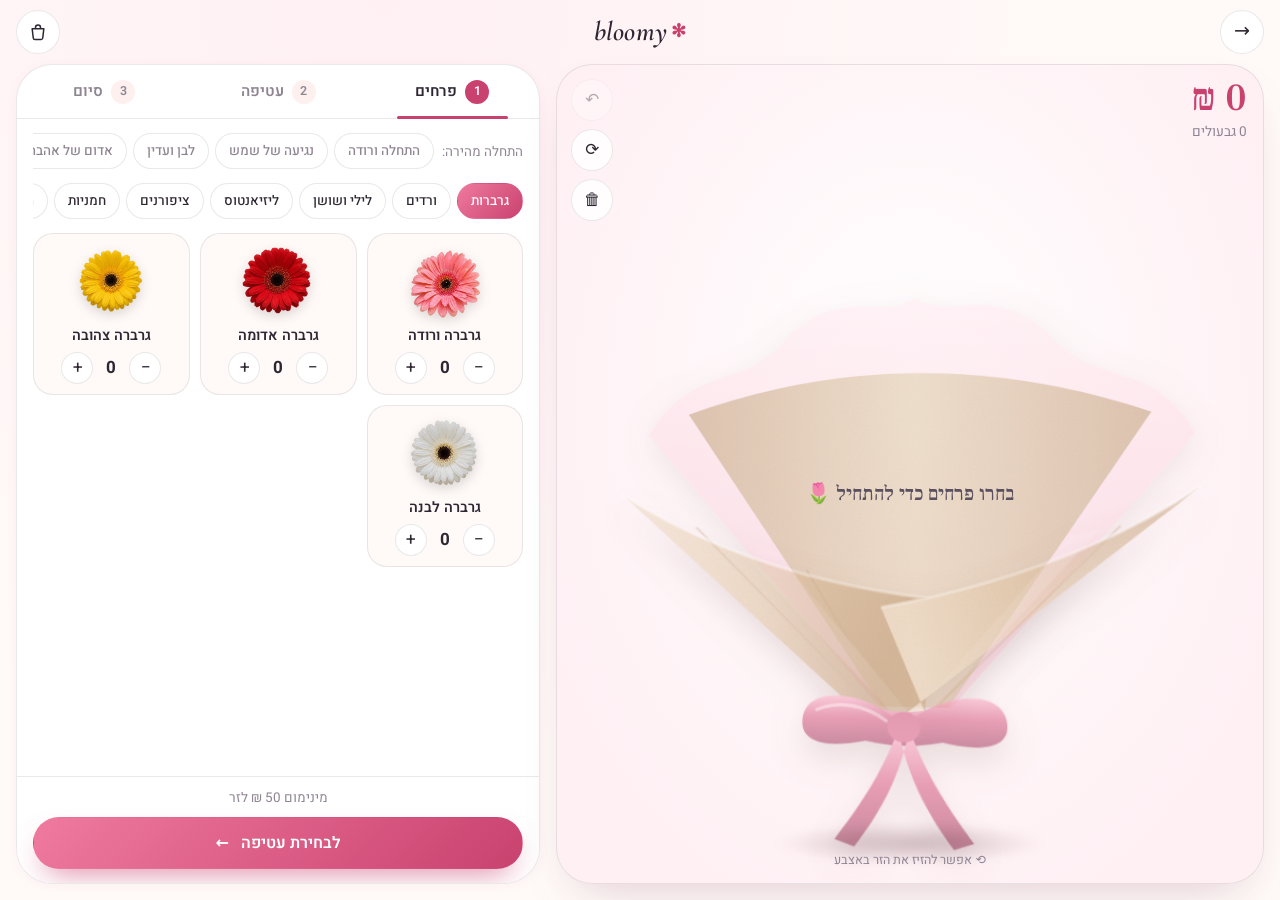
<file: build.html>
<!doctype html>
<html lang="he" dir="rtl">
<head>
<meta charset="utf-8">
<meta name="viewport" content="width=device-width,initial-scale=1,viewport-fit=cover">
<title>הסטודיו של Bloomy | בונים זר</title>
<meta name="description" content="בונים זר משלכם בתלת־ממד: בוחרים פרחים, עטיפה, ומוסיפים לסל.">
<meta name="theme-color" content="#fffaf8">
<link rel="icon" href="data:image/svg+xml,%3Csvg xmlns='http://www.w3.org/2000/svg' viewBox='0 0 100 100'%3E%3Ctext y='.9em' font-size='90'%3E%F0%9F%8C%B8%3C/text%3E%3C/svg%3E">
<link rel="preconnect" href="https://fonts.googleapis.com">
<link rel="preconnect" href="https://fonts.gstatic.com" crossorigin>
<link href="https://fonts.googleapis.com/css2?family=Frank+Ruhl+Libre:wght@400;500;700&family=Heebo:wght@400;500;600;700&family=Cormorant+Garamond:ital,wght@1,500;1,600&display=swap" rel="stylesheet">
<link rel="stylesheet" href="css/style.css?v=13">
<link rel="stylesheet" href="css/build.css?v=13">
<script>(function(){var r=document.documentElement,t=null;try{t=localStorage.getItem('bloomy-theme')}catch(e){}r.dataset.theme=t||(matchMedia('(prefers-color-scheme: dark)').matches?'dark':'light')})()</script>
</head>
<body class="bpage">

<header class="b-top">
  <a class="b-back" href="index.html" aria-label="חזרה לאתר">→</a>
  <a class="brand" href="index.html" dir="ltr">bloomy<span class="brand-star">✻</span></a>
  <a class="b-cart" href="index.html#cart" aria-label="לסל">
    <svg viewBox="0 0 24 24"><path d="M5 8h14l-1.3 11.2a2 2 0 0 1-2 1.8H8.3a2 2 0 0 1-2-1.8L5 8Z"/><path d="M9 8V6.5a3 3 0 0 1 6 0V8"/></svg>
    <b class="badge" id="cart-count" hidden>0</b>
  </a>
</header>

<a class="ga-bar" id="ga-bar" href="giveaway.html" hidden>🎁 <b>מצב הגרלה</b> · <span id="ga-left"></span></a>

<main class="b-app">
  <!-- the bouquet -->
  <section class="b-stage" id="stage" aria-label="הזר שלכם">
    <div class="b-price">
      <strong id="b-price">0 ₪</strong>
      <small id="b-stems">0 גבעולים</small>
    </div>
        <div class="bq3" id="bq3" data-wrap="kraft">
          <div class="bq-scene" id="bq-scene">
            <svg class="wrap-back" id="wrap-back" viewBox="0 0 400 440" aria-hidden="true">
              <defs>
                <filter id="grain" x="0" y="0" width="100%" height="100%"><feTurbulence type="fractalNoise" baseFrequency=".9" numOctaves="2" seed="4" result="n"/><feColorMatrix in="n" type="saturate" values="0"/><feComponentTransfer><feFuncA type="table" tableValues="0 .22"/></feComponentTransfer><feComposite in2="SourceGraphic" operator="in"/><feBlend in="SourceGraphic" mode="multiply"/></filter>
                <linearGradient id="wb1" x1="0" y1="0" x2="1" y2="0"><stop offset="0" style="stop-color:var(--p3)"/><stop offset=".5" style="stop-color:var(--p1)"/><stop offset="1" style="stop-color:var(--p3)"/></linearGradient>
                <linearGradient id="wb2" x1="0" y1="0" x2="0" y2="1"><stop offset="0" style="stop-color:var(--t1)"/><stop offset="1" style="stop-color:var(--t2)"/></linearGradient>
              </defs>
              <path class="tissue" d="M16 172 C46 122 84 142 112 106 C150 70 176 96 200 80 C226 96 252 70 290 106 C318 142 356 122 384 172 L224 352 L176 352 Z" fill="url(#wb2)"/>
              <path class="paper" d="M44 158 Q200 104 356 158 L222 352 L178 352 Z" fill="url(#wb1)" filter="url(#grain)"/>
            </svg>
            <div class="bq-heads" id="bq-heads"></div>
            <svg class="wrap-front" id="wrap-front" viewBox="0 0 400 440" aria-hidden="true">
              <defs>
                <linearGradient id="wfl" x1="0" y1="0" x2="1" y2=".3"><stop offset="0" style="stop-color:var(--p2)"/><stop offset=".55" style="stop-color:var(--p1)"/><stop offset="1" style="stop-color:var(--p3)"/></linearGradient>
                <linearGradient id="wfr" x1="1" y1="0" x2="0" y2=".3"><stop offset="0" style="stop-color:var(--p3)"/><stop offset=".6" style="stop-color:var(--p1)"/><stop offset="1" style="stop-color:var(--p2)"/></linearGradient>
                <linearGradient id="rib" x1="0" y1="0" x2="0" y2="1"><stop offset="0" style="stop-color:var(--r1)"/><stop offset=".45" style="stop-color:var(--r2)"/><stop offset="1" style="stop-color:var(--r3)"/></linearGradient>
                <linearGradient id="sheen" x1="0" y1="0" x2="1" y2="1"><stop offset="0" stop-color="#fff" stop-opacity="0"/><stop offset=".5" stop-color="#fff" stop-opacity=".55"/><stop offset="1" stop-color="#fff" stop-opacity="0"/></linearGradient>
              </defs>
              <g id="bq-stems"></g>
              <path class="paper" d="M22 212 Q105 262 214 274 L213 354 L183 352 Z" fill="url(#wfl)" filter="url(#grain)"/>
              <path class="paper" d="M378 206 Q300 258 186 280 L217 352 L187 354 Z" fill="url(#wfr)" filter="url(#grain)"/>
              <path class="fold" d="M70 232 L192 350 M330 230 L208 350 M140 258 L198 350" style="stroke:var(--p3)" stroke-width="1.2" fill="none" opacity=".55"/>
              <path class="edge" d="M22 212 Q105 262 214 274 M378 206 Q300 258 186 280" stroke="#fff" stroke-opacity=".5" stroke-width="2" fill="none"/>
              <path class="sheen" d="M90 238 L196 346 L206 346 L120 246Z M300 236 L204 346 L212 346 L318 232Z" fill="url(#sheen)"/>
              <g class="ribbon">
                <path d="M172 338 Q200 346 228 338 L230 358 Q200 366 170 358Z" fill="url(#rib)"/>
                <path d="M200 350 C178 330 140 326 138 348 C136 368 172 364 200 352Z" fill="url(#rib)"/>
                <path d="M200 350 C222 330 260 326 262 348 C264 368 228 364 200 352Z" fill="url(#rib)"/>
                <path d="M196 354 C186 380 172 400 158 418 L170 422 C184 404 196 384 202 358Z M204 354 C214 380 228 400 242 418 L230 422 C216 404 204 384 198 358Z" fill="url(#rib)"/>
                <ellipse cx="200" cy="351" rx="10" ry="9" style="fill:var(--r2)"/>
                <path d="M146 342 C160 336 176 338 190 348" stroke="#fff" stroke-opacity=".45" stroke-width="2" fill="none"/>
              </g>
            </svg>
          </div>
          <div class="bq-shadow" aria-hidden="true"></div>
        </div>
    <p class="b-empty" id="stage-empty">בחרו פרחים כדי להתחיל 🌷</p>
    <div class="b-tools">
      <button type="button" class="b-tool" id="b-undo" aria-label="ביטול הפעולה האחרונה" disabled>↶</button>
      <button type="button" class="b-tool" id="b-shuffle" aria-label="סידור מחדש">⟳</button>
      <button type="button" class="b-tool" id="b-clear" aria-label="ניקוי הזר">🗑</button>
    </div>
    <p class="b-hint" aria-hidden="true">⟲ אפשר להזיז את הזר באצבע</p>
  </section>

  <!-- the controls -->
  <section class="b-panel">
    <nav class="b-steps" role="tablist" aria-label="שלבים">
      <button type="button" role="tab" class="on" data-go="0" aria-selected="true"><span>1</span>פרחים</button>
      <button type="button" role="tab" data-go="1" aria-selected="false"><span>2</span>עטיפה</button>
      <button type="button" role="tab" data-go="2" aria-selected="false"><span>3</span>סיום</button>
    </nav>

    <div class="b-pane" data-pane="0">
      <div class="b-quick">
        <span>התחלה מהירה:</span>
        <div class="b-scroll" id="presets"></div>
      </div>
      <div class="b-tabs b-scroll" id="ftabs" role="tablist" aria-label="סוגי פרחים"></div>
      <div class="b-tray" id="tray"></div>
    </div>

    <div class="b-pane" data-pane="1" hidden>
      <p class="b-lead">באיזו עטיפה לעטוף?</p>
      <div class="b-wraps" role="radiogroup" aria-label="עטיפה">
        <label><input type="radio" name="wrap" value="kraft"><span><i class="wk kraft"></i><b>נייר קראפט</b><small>חם וטבעי</small></span></label>
        <label><input type="radio" name="wrap" value="blush"><span><i class="wk blush"></i><b>ורוד עדין</b><small>רך ורומנטי</small></span></label>
        <label><input type="radio" name="wrap" value="white"><span><i class="wk white"></i><b>לבן</b><small>נקי ואלגנטי</small></span></label>
        <label><input type="radio" name="wrap" value="clear"><span><i class="wk clear"></i><b>שקוף</b><small>רואים כל פרח</small></span></label>
      </div>
    </div>

    <div class="b-pane" data-pane="2" hidden>
      <p class="b-lead">הזר שלכם</p>
      <ul class="b-summary" id="summary"></ul>
      <form class="ga-form" id="ga-form" hidden onsubmit="return false">
        <label>למי הזר? <input id="ga-to" maxlength="40" placeholder="לאמא, לנועה, לעצמי…" autocomplete="off"></label>
        <label>כמה מילים קצרות <small>(<span id="ga-count">0</span>/120)</small><textarea id="ga-msg" rows="3" maxlength="120" placeholder="למה דווקא הזר הזה, ולמה דווקא לה/לו?"></textarea></label>
        <div class="ga-two">
          <label>השם שלך <input id="ga-name" maxlength="40" autocomplete="name"></label>
          <label>האינסטגרם שלך <small>(לא חובה)</small><input id="ga-ig" maxlength="40" dir="ltr" placeholder="@" autocomplete="off"></label>
        </div>
      </form>
      <a class="b-ask" id="b-ask" target="_blank" rel="noopener">יש שאלה? שולחים את ההרכב בוואטסאפ</a>
      <p class="fine">ההדמיה מראה את ההרכב שבחרתם, לא את הזר המדויק שיישלח. מינימום 50 ₪ לזר, לפני משלוח.</p>
    </div>

    <footer class="b-foot">
      <p class="b-note" id="b-note" aria-live="polite"></p>
      <div class="b-foot-row">
        <button type="button" class="btn btn-ghost sm" id="b-prev" hidden><span>→</span></button>
        <button type="button" class="btn btn-solid grow" id="b-next"><span>לבחירת עטיפה</span><i>←</i></button>
      </div>
    </footer>
  </section>
</main>

<div class="toast" id="toast" role="status" aria-live="polite"></div>

<script src="js/data.js?v=13"></script>
<script src="js/bouquet2d.js?v=13"></script>
<script src="js/build.js?v=13"></script>
</body>
</html>
</file>
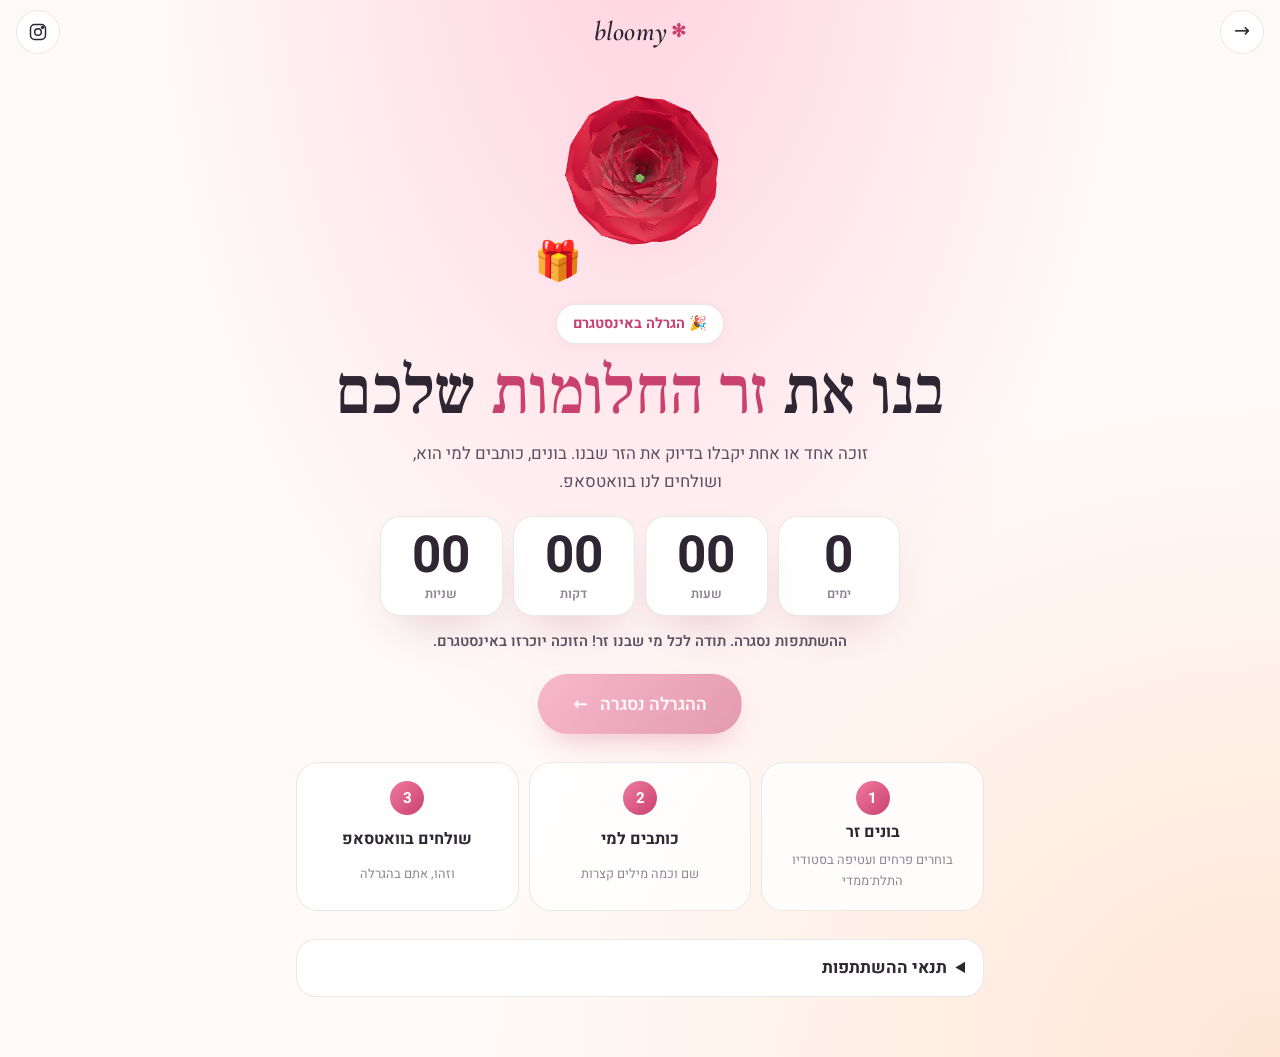
<file: giveaway.html>
<!doctype html>
<html lang="he" dir="rtl">
<head>
<meta charset="utf-8">
<meta name="viewport" content="width=device-width,initial-scale=1,viewport-fit=cover">
<title>ההגרלה של Bloomy | זר החלומות</title>
<meta name="description" content="בונים זר חלומות, כותבים למי הוא, ושולחים לנו בוואטסאפ. זוכה אחד יקבל את הזר שבנה.">
<meta property="og:title" content="ההגרלה של Bloomy 🎁 בנו את זר החלומות שלכם">
<meta property="og:description" content="זוכה אחד יקבל את הזר שהוא בנה. ההשתתפות עד יום שישי.">
<meta property="og:image" content="assets/photos/grand-roses.webp">
<meta name="theme-color" content="#fff0f4">
<link rel="icon" href="data:image/svg+xml,%3Csvg xmlns='http://www.w3.org/2000/svg' viewBox='0 0 100 100'%3E%3Ctext y='.9em' font-size='90'%3E%F0%9F%8E%81%3C/text%3E%3C/svg%3E">
<link rel="preconnect" href="https://fonts.googleapis.com">
<link rel="preconnect" href="https://fonts.gstatic.com" crossorigin>
<link href="https://fonts.googleapis.com/css2?family=Frank+Ruhl+Libre:wght@400;500;700&family=Heebo:wght@400;500;600;700;800&family=Cormorant+Garamond:ital,wght@1,500;1,600&display=swap" rel="stylesheet">
<link rel="stylesheet" href="css/style.css?v=12">
<link rel="stylesheet" href="css/giveaway.css?v=12">
<script>(function(){var r=document.documentElement,t=null;try{t=localStorage.getItem('bloomy-theme')}catch(e){}r.dataset.theme=t||(matchMedia('(prefers-color-scheme: dark)').matches?'dark':'light')})()</script>
</head>
<body class="gpage">
<div class="g-petals" aria-hidden="true"></div>

<header class="g-top">
  <a class="b-back" href="index.html" aria-label="חזרה לאתר">→</a>
  <a class="brand" href="index.html" dir="ltr">bloomy<span class="brand-star">✻</span></a>
  <a class="b-back" href="https://www.instagram.com/bloomy_flowers33/" target="_blank" rel="noopener" aria-label="אינסטגרם">
    <svg viewBox="0 0 24 24" width="20" height="20" fill="none" stroke="currentColor" stroke-width="1.8"><rect x="3" y="3" width="18" height="18" rx="5"/><circle cx="12" cy="12" r="4"/><circle cx="17.5" cy="6.5" r="1" fill="currentColor"/></svg>
  </a>
</header>

<main class="g-main">
  <section class="g-hero">
    <div class="g-rose" id="g-rose"><canvas id="rose3d" aria-hidden="true"></canvas><span class="g-gift" aria-hidden="true">🎁</span></div>
    <span class="g-badge">🎉 הגרלה באינסטגרם</span>
    <h1>בנו את <em>זר החלומות</em> שלכם</h1>
    <p class="g-lead">זוכה אחד או אחת יקבלו בדיוק את הזר שבנו. בונים, כותבים למי הוא, ושולחים לנו בוואטסאפ.</p>

    <div class="g-clock" id="g-clock" role="timer" aria-live="off">
      <div><b id="cd-d">0</b><span>ימים</span></div>
      <div><b id="cd-h">00</b><span>שעות</span></div>
      <div><b id="cd-m">00</b><span>דקות</span></div>
      <div><b id="cd-s">00</b><span>שניות</span></div>
    </div>
    <p class="g-ends" id="g-ends"></p>

    <a class="btn btn-solid g-cta" id="g-cta" href="build.html?giveaway"><span>לבניית זר החלומות</span><i>←</i></a>
    <p class="g-entered" id="g-entered" hidden>✓ כבר שלחתם השתתפות מהמכשיר הזה. אפשר לבנות ולשלוח שוב כדי לעדכן.</p>
  </section>

  <section class="g-steps" aria-label="איך משתתפים">
    <div><b>1</b><strong>בונים זר</strong><span>בוחרים פרחים ועטיפה בסטודיו התלת־ממדי</span></div>
    <div><b>2</b><strong>כותבים למי</strong><span>שם וכמה מילים קצרות</span></div>
    <div><b>3</b><strong>שולחים בוואטסאפ</strong><span>וזהו, אתם בהגרלה</span></div>
  </section>

  <details class="g-rules">
    <summary>תנאי ההשתתפות</summary>
    <ul id="g-rules-list"></ul>
  </details>
</main>

<script src="vendor/three.min.js"></script>
<script src="js/data.js?v=12"></script>
<script src="js/flora3d.js?v=12"></script>
<script src="js/giveaway.js?v=12"></script>
</body>
</html>
</file>
<file: css/style.css>
/* ==========================================================
   Bloomy — Flower Studio · v2
   ========================================================== */
:root{
  --bg:#fffaf8; --bg-2:#fdf0ee; --surface:#ffffff; --surface-2:#fff;
  --ink:#2e2632; --ink-2:#5b5060; --muted:#8f8592; --line:rgba(46,38,50,.1);
  --berry:#c9426f; --berry-2:#e8729a; --blush:#ffd3e0; --blush-2:#fff0f4;
  --sage:#a9c29a; --sage-2:#eef6ea; --gold:#f2b544; --cream:#fff8ef; --sky:#e6f1ff; --peach:#ffe6d6;
  --forest:#2e2632; --forest-2:#4a3d4f;
  --cta-a:#ef7aa0; --cta-b:#c9426f; --on-cta:#ffffff;
  --band:linear-gradient(100deg,#ffd9e5 0%,#ffe8d6 45%,#e7f4df 100%); --on-band:#2e2632;
  --shadow-sm:0 2px 12px rgba(201,66,111,.06);
  --shadow:0 22px 50px -22px rgba(120,40,80,.25);
  --shadow-lg:0 44px 90px -34px rgba(120,40,80,.38);
  --r:24px; --r-lg:36px; --r-sm:14px;
  --f-display:'Frank Ruhl Libre',Georgia,serif;
  --f-body:'Heebo',system-ui,-apple-system,'Segoe UI',sans-serif;
  --f-latin:'Cormorant Garamond',Georgia,serif;
  --ease:cubic-bezier(.22,1,.36,1); --spring:cubic-bezier(.34,1.56,.64,1);
  --wrap-a:#f6e7da; --wrap-b:#ead2bf; --wrap-c:#dcbca4; --ribbon:#d06489;
  --gutter:clamp(16px,4vw,56px); --maxw:1320px;
  color-scheme:light;
}
@media (prefers-color-scheme:dark){
  :root:not([data-theme="light"]){
    --bg:#151117; --bg-2:#1c171f; --surface:#211b24; --surface-2:#28212c;
    --ink:#f6edf1; --ink-2:#d8cad2; --muted:#a395a0; --line:rgba(243,236,226,.12);
    --berry:#ff8fb4; --berry-2:#ffadc8; --blush:#5a2f3d; --blush-2:#2b1e26;
    --sage-2:#22302a; --cream:#1b2621; --sky:#1b2433; --peach:#2e231e;
    --cta-a:#ff8fb4; --cta-b:#e0608a; --on-cta:#24121a;
    --band:linear-gradient(100deg,#3a2230,#3a2b22,#233325); --on-band:#f6ebf0;
    --shadow-sm:0 2px 10px rgba(0,0,0,.3); --shadow:0 18px 50px -18px rgba(0,0,0,.6); --shadow-lg:0 40px 90px -30px rgba(0,0,0,.8);
    --wrap-a:#3b302a; --wrap-b:#4a3a30; --wrap-c:#5c4739;
    color-scheme:dark;
  }
}
:root[data-theme="dark"]{
  --bg:#151117; --bg-2:#1c171f; --surface:#211b24; --surface-2:#28212c;
  --ink:#f6edf1; --ink-2:#d8cad2; --muted:#a395a0; --line:rgba(243,236,226,.12);
  --berry:#ff8fb4; --berry-2:#ffadc8; --blush:#5a2f3d; --blush-2:#2b1e26;
  --sage-2:#22302a; --cream:#1b2621; --sky:#1b2433; --peach:#2e231e;
  --cta-a:#ff8fb4; --cta-b:#e0608a; --on-cta:#24121a;
  --band:linear-gradient(100deg,#3a2230,#3a2b22,#233325); --on-band:#f6ebf0;
  --shadow-sm:0 2px 10px rgba(0,0,0,.3); --shadow:0 18px 50px -18px rgba(0,0,0,.6); --shadow-lg:0 40px 90px -30px rgba(0,0,0,.8);
  --wrap-a:#3b302a; --wrap-b:#4a3a30; --wrap-c:#5c4739;
  color-scheme:dark;
}

*,*::before,*::after{box-sizing:border-box}
html{scroll-behavior:smooth;-webkit-text-size-adjust:100%;overflow-x:clip}
body{margin:0;background:var(--bg);color:var(--ink);font:400 17px/1.65 var(--f-body);overflow-x:clip;-webkit-font-smoothing:antialiased;transition:background .5s,color .5s}
img{max-width:100%;display:block}
a{color:inherit}
button,input,select,textarea{font:inherit;color:inherit}
button{cursor:pointer}
h1,h2,h3{font-family:var(--f-display);font-weight:500;line-height:1.08;margin:0;letter-spacing:-.01em}
h2{font-size:clamp(2.2rem,5.2vw,4.2rem)}
h2 em,h1 em,h3 em,.huge em{font-style:normal;color:var(--berry);position:relative}
p{margin:0}
::selection{background:var(--blush);color:var(--ink)}
:focus-visible{outline:2.5px solid var(--berry);outline-offset:3px;border-radius:8px}
.skip{position:fixed;top:-60px;right:16px;z-index:999;background:var(--ink);color:var(--bg);padding:10px 16px;border-radius:10px}
.skip:focus{top:12px}
[hidden]{display:none!important}

.eyebrow{display:inline-block;font:600 .74rem/1 var(--f-body);letter-spacing:.22em;text-transform:uppercase;color:var(--berry);margin-bottom:18px}
.fine{font-size:.82rem;color:var(--muted);margin-top:14px}
.label{font-weight:600;font-size:.92rem}

/* ---------- Loader ---------- */
.loader{position:fixed;inset:0;z-index:1000;background:var(--forest);display:grid;place-content:center;justify-items:center;gap:18px;transition:clip-path 1s var(--ease) .1s,visibility 0s 1.2s;clip-path:circle(150% at 50% 50%)}
.loader.done{clip-path:circle(0% at 50% 50%);visibility:hidden}
.loader-flower{width:92px;height:92px;animation:spin 3s linear infinite}
.lf-petals ellipse{fill:#f2c6d2;transform-origin:60px 60px;animation:petal 1.4s var(--ease) both}
.lf-petals ellipse:nth-child(2){animation-delay:.08s}.lf-petals ellipse:nth-child(3){animation-delay:.16s}.lf-petals ellipse:nth-child(4){animation-delay:.24s}.lf-petals ellipse:nth-child(5){animation-delay:.32s}.lf-petals ellipse:nth-child(6){animation-delay:.4s}
.lf-core{fill:#d9a441}
.loader-word{font:italic 500 2rem var(--f-latin);color:#fbf6ef;letter-spacing:.06em;opacity:0;animation:fadeUp .8s .4s var(--ease) forwards}
@keyframes petal{from{opacity:0;scale:.2}to{opacity:.92;scale:1}}
@keyframes spin{to{rotate:360deg}}
@keyframes fadeUp{from{opacity:0;translate:0 14px}to{opacity:1;translate:0 0}}

/* ---------- Progress + cursor ---------- */
.progress{position:fixed;top:0;right:0;left:0;height:3px;z-index:300;background:linear-gradient(90deg,var(--gold),var(--berry));transform-origin:right;scale:0 1}
.cursor{position:fixed;z-index:400;top:0;left:0;pointer-events:none;width:38px;height:38px;margin:-19px 0 0 -19px;border-radius:50%;border:1.5px solid var(--berry);opacity:0;transition:width .3s var(--ease),height .3s var(--ease),margin .3s var(--ease),background .3s,opacity .3s;mix-blend-mode:multiply}
.cursor span{position:absolute;inset:50%;width:5px;height:5px;margin:-2.5px;border-radius:50%;background:var(--berry)}
.cursor.big{width:76px;height:76px;margin:-38px 0 0 -38px;background:rgba(208,100,137,.12)}
@media (hover:hover) and (pointer:fine){.cursor.on{opacity:1}}
[data-theme="dark"] .cursor{mix-blend-mode:normal}

/* ---------- Announcement ---------- */
.announcement{background:var(--forest);color:#f4ece1;font-size:.82rem;overflow:hidden;white-space:nowrap;padding:9px 0}
.announcement-track{display:inline-flex;gap:56px;animation:marq 38s linear infinite;padding-inline-start:56px}
@keyframes marq{to{transform:translateX(50%)}}

/* ---------- Header ---------- */
.site-header{position:sticky;top:12px;z-index:200;margin:12px var(--gutter) 0;display:flex;align-items:center;gap:20px;padding:10px 12px 10px 22px;padding-inline-start:26px;border-radius:999px;background:color-mix(in srgb,var(--surface) 78%,transparent);backdrop-filter:blur(18px) saturate(1.4);-webkit-backdrop-filter:blur(18px) saturate(1.4);border:1px solid var(--line);box-shadow:var(--shadow-sm);transition:transform .5s var(--ease),box-shadow .3s}
.site-header.hide{transform:translateY(-130%)}
.site-header.scrolled{box-shadow:var(--shadow)}
.brand{font:italic 600 1.9rem/1 var(--f-latin);text-decoration:none;color:var(--ink);letter-spacing:.01em;display:inline-flex;align-items:center;gap:4px}
.brand-star{color:var(--berry);font-style:normal;font-size:1.1rem;display:inline-block;animation:spin 12s linear infinite}
.nav{display:flex;gap:4px;margin-inline-start:auto;margin-inline-end:auto}
.nav a{text-decoration:none;font-size:.95rem;font-weight:500;padding:9px 16px;border-radius:999px;position:relative;transition:background .25s,color .25s}
.nav a:hover,.nav a.active{background:var(--blush-2);color:var(--berry)}
.header-actions{display:flex;gap:8px;align-items:center}
.icon-btn{position:relative;width:44px;height:44px;border-radius:50%;border:1px solid var(--line);background:var(--surface);display:grid;place-items:center;transition:transform .3s var(--spring),background .2s}
.icon-btn:hover{transform:translateY(-2px) rotate(-6deg);background:var(--blush-2)}
.icon-btn svg{width:20px;height:20px;fill:none;stroke:currentColor;stroke-width:1.8;stroke-linecap:round;stroke-linejoin:round}
.i-sun{display:none}
[data-theme="dark"] .i-sun{display:block}[data-theme="dark"] .i-moon{display:none}
@media (prefers-color-scheme:dark){:root:not([data-theme="light"]) .hscroll{--hs-bg:#0b120f}:root:not([data-theme="light"]) .i-sun{display:block}:root:not([data-theme="light"]) .i-moon{display:none}}
.cart-btn{position:relative;display:inline-flex;align-items:center;gap:8px;height:46px;padding:0 20px;border-radius:999px;border:0;background:var(--forest);color:#fbf6ef;font-weight:600}
[data-theme="dark"] .cart-btn{background:var(--berry);color:#1a0f13}
.cart-btn svg{width:20px;height:20px;fill:none;stroke:currentColor;stroke-width:1.8;stroke-linejoin:round}
.badge{position:absolute;top:-4px;left:-4px;min-width:22px;height:22px;padding:0 6px;border-radius:999px;background:var(--berry);color:#fff;font:700 .72rem/22px var(--f-body);text-align:center;box-shadow:0 0 0 3px var(--bg)}
.badge.pop{animation:pop .5s var(--spring)}
@keyframes pop{0%{scale:.4}60%{scale:1.3}100%{scale:1}}
.menu-btn{display:none}
.mobile-menu{position:fixed;inset:80px 16px auto;z-index:190;background:var(--surface);border:1px solid var(--line);border-radius:var(--r);box-shadow:var(--shadow-lg);padding:14px;display:grid;gap:4px;animation:fadeUp .35s var(--ease)}
.mobile-menu a{padding:14px 16px;border-radius:12px;text-decoration:none;font-size:1.1rem;font-family:var(--f-display)}
.mobile-menu a:hover{background:var(--blush-2)}
.mm-wa{background:#1fa855;color:#fff!important;text-align:center;margin-top:6px}

/* ---------- Buttons ---------- */
.btn{--bh:54px;position:relative;display:inline-flex;align-items:center;justify-content:center;gap:12px;height:var(--bh);padding:0 26px;border-radius:999px;border:1.5px solid transparent;font-weight:600;font-size:1rem;text-decoration:none;overflow:hidden;isolation:isolate;transition:transform .35s var(--spring),box-shadow .3s,background .3s,color .3s;white-space:nowrap}
.btn i{font-style:normal;transition:transform .4s var(--spring)}
.btn:hover i{transform:translateX(-5px)}
.btn::before{content:"";position:absolute;inset:0;z-index:-1;background:var(--hover,var(--berry));border-radius:inherit;transform:scale(0);transition:transform .5s var(--ease)}
.btn:hover::before{transform:scale(1.5)}
.btn-solid{background:var(--forest);color:#fbf6ef;box-shadow:0 12px 28px -12px rgba(29,58,47,.6)}
[data-theme="dark"] .btn-solid{background:var(--berry);color:#1a0f13;--hover:#f7c2d2}
.btn-ghost{border-color:var(--ink);color:var(--ink);--hover:var(--ink)}
.btn-ghost:hover{color:var(--bg)}
.btn-light{background:#fbf6ef;color:var(--forest);--hover:#f2c6d2}
.btn-outline-light{border-color:rgba(251,246,239,.6);color:#fbf6ef;--hover:rgba(251,246,239,.16)}
.btn-wa{background:#1fa855;color:#fff;--hover:#178a45}
.btn.sm{--bh:46px;padding:0 18px}
.btn.wide{width:100%}
.btn.grow{flex:1}
.btn:disabled{opacity:.45;cursor:not-allowed}
.btn:disabled::before{display:none}
.mini{border:1px solid var(--line);background:var(--surface);border-radius:999px;padding:7px 14px;font-size:.84rem;font-weight:500;transition:background .2s,transform .2s}
.mini:hover:not(:disabled){background:var(--blush-2);transform:translateY(-1px)}
.mini:disabled{opacity:.4;cursor:default}
.link-btn{background:none;border:0;color:var(--muted);text-decoration:underline;font-size:.85rem;margin-top:6px}
.link-arrow{font-weight:600;color:var(--berry);text-decoration:none;border-bottom:1.5px solid currentColor;padding-bottom:2px}

.chip-row{display:flex;flex-wrap:wrap;gap:8px}
.chip{border:1.5px solid var(--line);background:var(--surface);border-radius:999px;padding:9px 17px;font-size:.92rem;font-weight:500;transition:all .25s var(--ease);display:inline-flex;gap:7px;align-items:center}
.chip b{color:var(--berry);font-weight:400}
.chip:hover{border-color:var(--berry);transform:translateY(-2px)}
.chip.on{background:var(--forest);border-color:var(--forest);color:#fbf6ef}
.chip.on b{color:var(--blush)}
[data-theme="dark"] .chip.on{background:var(--berry);border-color:var(--berry);color:#1a0f13}
.chip-row.small .chip{padding:6px 13px;font-size:.84rem}

/* ---------- Reveal ---------- */
.reveal{opacity:0;transform:translateY(40px);transition:opacity 1s var(--ease),transform 1s var(--ease)}
.reveal.in{opacity:1;transform:none}

/* ---------- Hero ---------- */
.hero{position:relative;min-height:calc(100svh - 70px);display:grid;grid-template-columns:1.05fr 1fr;align-items:center;gap:clamp(24px,5vw,80px);padding:clamp(40px,7vw,90px) var(--gutter) 80px;max-width:var(--maxw);margin:0 auto;isolation:isolate}
.petals{position:absolute;inset:0;width:100%;height:100%;z-index:-1;pointer-events:none}
.hero-blob{position:absolute;z-index:-2;border-radius:50%;filter:blur(70px);opacity:.55}
.b1{width:46vw;height:46vw;max-width:620px;max-height:620px;background:radial-gradient(circle,var(--blush) 0%,transparent 70%);top:-6%;left:-8%;animation:blob 16s ease-in-out infinite alternate}
.b2{width:32vw;height:32vw;max-width:440px;max-height:440px;background:radial-gradient(circle,var(--sage-2) 0%,transparent 70%);bottom:0;right:4%;animation:blob 20s ease-in-out infinite alternate-reverse}
@keyframes blob{to{transform:translate(8%,10%) scale(1.15)}}
.hero-title{font-size:clamp(3.2rem,9vw,7.6rem);font-weight:500;line-height:.98;letter-spacing:-.025em;margin-bottom:28px}
.hero-title .line{display:block;overflow:hidden;padding-bottom:.08em}
.hero-title .word{display:inline-block;transform:translateY(110%);transition:transform 1.2s var(--ease)}
.is-ready .hero-title .word{transform:none}
.hero-title .line:nth-child(2) .word{transition-delay:.12s}
.hero-title .accent{color:var(--berry);font-weight:400}
.rotator{display:inline-grid;transform:translateY(110%);transition:transform 1.2s .24s var(--ease)}
.is-ready .rotator{transform:none}
.rotator>span{grid-area:1/1;transition:transform .8s var(--ease),opacity .6s;transform:translateY(100%);opacity:0;white-space:nowrap}
.rotator>span.is-on{transform:none;opacity:1}
.rotator>span.is-out{transform:translateY(-100%);opacity:0}
.rotator::after{content:"";grid-area:1/1;align-self:end;height:.09em;margin-bottom:-.02em;background:linear-gradient(90deg,var(--gold),var(--berry));border-radius:9px;transform-origin:right;animation:underline 1.4s 1.2s var(--ease) both}
@keyframes underline{from{scale:0 1}to{scale:1 1}}
.hero-lead{font-size:clamp(1.05rem,1.6vw,1.25rem);color:var(--ink-2);max-width:30em;margin-bottom:34px}
.hero-actions{display:flex;flex-wrap:wrap;gap:12px}
.hero-actions.center{justify-content:center}
.hero-facts{display:flex;gap:clamp(18px,4vw,46px);list-style:none;padding:0;margin:44px 0 0;border-top:1px solid var(--line);padding-top:24px}
.hero-facts li{display:grid}
.hero-facts strong{font:500 2rem/1 var(--f-display);color:var(--ink)}
.hero-facts span{font-size:.84rem;color:var(--muted);margin-top:6px}

.hero-visual{position:relative;height:min(78vh,700px);min-height:480px;perspective:1200px}
.hero-visual figure{margin:0;position:absolute;overflow:hidden;box-shadow:var(--shadow-lg);will-change:transform}
.hero-visual img{width:100%;height:100%;object-fit:cover}
.hv-main{inset:4% 14% 6% 10%;border-radius:280px 280px var(--r-lg) var(--r-lg);animation:rise 1.4s .3s var(--ease) both}
.hv-main img{transform:scale(1.15);animation:kenburns 18s ease-in-out infinite alternate}
@keyframes kenburns{to{transform:scale(1.02) translate(-2%,2%)}}
.hv-main figcaption{position:absolute;bottom:18px;right:18px;left:auto;max-width:64%;padding:16px 20px;border-radius:18px;background:color-mix(in srgb,var(--surface) 82%,transparent);backdrop-filter:blur(14px);font:500 1.15rem var(--f-display)}
.hv-main figcaption span{display:block;font:600 .64rem var(--f-body);letter-spacing:.2em;color:var(--berry);margin-bottom:4px}
.hv-side{border-radius:var(--r);border:6px solid var(--surface)}
.s1{width:32%;aspect-ratio:3/4;bottom:-1%;left:-1%;animation:rise 1.4s .55s var(--ease) both;rotate:6deg}
.s2{width:27%;aspect-ratio:3/4;top:12%;right:0;animation:rise 1.4s .7s var(--ease) both;rotate:-8deg}
@keyframes rise{from{opacity:0;translate:0 80px;scale:.92}to{opacity:1;translate:0 0;scale:1}}
.hv-stamp{position:absolute;top:0;left:4%;width:130px;height:130px;display:grid;place-items:center;animation:rise 1.4s .9s var(--ease) both}
.hv-stamp svg{position:absolute;inset:0;animation:spin 22s linear infinite}
.hv-stamp text{font:italic 600 15.5px var(--f-latin);fill:var(--berry);letter-spacing:.06em}
.hv-stamp span{width:62px;height:62px;border-radius:50%;background:var(--gold);color:var(--forest);display:grid;place-items:center;font-size:1.7rem;box-shadow:var(--shadow)}
.scroll-cue{position:absolute;bottom:20px;left:50%;width:26px;height:42px;border:1.5px solid var(--ink-2);border-radius:20px;opacity:.5}
.scroll-cue span{position:absolute;top:8px;left:50%;width:4px;height:8px;margin-left:-2px;border-radius:4px;background:var(--ink);animation:cue 1.8s infinite}
@keyframes cue{0%{opacity:0;translate:0 0}40%{opacity:1}100%{opacity:0;translate:0 14px}}

/* ---------- Marquee ---------- */
.marquee{background:var(--forest);color:#fbf6ef;padding:26px 0;overflow:hidden;white-space:nowrap;rotate:-2deg;margin:30px -3vw;box-shadow:var(--shadow)}
.marquee-track{display:inline-flex;gap:44px;align-items:center;font:400 clamp(1.5rem,3.2vw,2.6rem)/1 var(--f-display);animation:marq 30s linear infinite}
.marquee-track em{font-style:normal;color:var(--gold);display:inline-block;animation:spin 6s linear infinite}
.marquee-track span[dir=ltr]{font-family:var(--f-latin);font-style:italic}

/* ---------- Sections ---------- */
.section{padding:clamp(56px,7vw,100px) var(--gutter);max-width:var(--maxw);margin:0 auto}
.section-head{margin-bottom:clamp(36px,5vw,64px)}
.section-head.center{text-align:center;max-width:760px;margin-inline:auto}
.section-head.center p,.section-head p{color:var(--ink-2);margin-top:18px;font-size:1.08rem}
.section-head.split{display:flex;justify-content:space-between;align-items:end;gap:30px;flex-wrap:wrap}
.section-head.split p{max-width:28em}

/* ---------- Paths ---------- */
.path-grid{display:grid;grid-template-columns:repeat(3,1fr);gap:clamp(14px,2vw,26px)}
.path-card{position:relative;aspect-ratio:4/5;border-radius:var(--r-lg);overflow:hidden;text-decoration:none;color:#fff;box-shadow:var(--shadow);transform-style:preserve-3d}
.path-card:nth-child(2){transition-delay:.1s;translate:0 40px}.path-card:nth-child(3){transition-delay:.2s}
.path-card img{width:100%;height:100%;object-fit:cover;transition:transform 1.2s var(--ease)}
.path-card:hover img{transform:scale(1.08)}
.path-card::after{content:"";position:absolute;inset:0;background:linear-gradient(to top,rgba(15,30,24,.85),rgba(15,30,24,0) 55%)}
.path-copy{position:absolute;z-index:1;bottom:0;right:0;left:0;padding:26px;display:grid;gap:4px}
.path-copy small{opacity:.85}
.path-copy strong{font:500 clamp(1.5rem,2.4vw,2.1rem)/1.1 var(--f-display)}
.path-copy i{position:absolute;bottom:26px;left:26px;width:48px;height:48px;border-radius:50%;background:#fbf6ef;color:var(--forest);display:grid;place-items:center;font-style:normal;font-size:1.2rem;transition:transform .5s var(--spring)}
.path-card:hover .path-copy i{transform:rotate(-45deg) scale(1.1)}

/* ---------- Finder ---------- */
.finder-card{display:grid;grid-template-columns:.8fr 1.2fr;gap:clamp(24px,4vw,60px);padding:clamp(28px,5vw,64px);border-radius:var(--r-lg);background:linear-gradient(135deg,var(--blush-2),var(--sage-2));box-shadow:var(--shadow-sm);position:relative;overflow:hidden}
.finder-card::before{content:"✻";position:absolute;left:-30px;bottom:-80px;font-size:280px;color:var(--berry);opacity:.07;line-height:1;animation:spin 40s linear infinite}
.finder-intro p{color:var(--ink-2);margin-top:14px}
.finder-steps{list-style:none;padding:0;margin:30px 0 0;display:flex;gap:8px}
.finder-steps li{padding:6px 14px;border-radius:999px;background:color-mix(in srgb,var(--surface) 60%,transparent);font-size:.82rem;color:var(--muted);transition:all .3s}
.finder-steps li.on{background:var(--forest);color:#fbf6ef}
.finder-body{display:grid;gap:26px}
.finder-q{border:0;padding:0;margin:0}
.finder-q legend{font-weight:600;margin-bottom:12px;display:flex;gap:10px;align-items:center}
.finder-q output{font:500 1.05rem var(--f-display);color:var(--berry)}
input[type=range]{-webkit-appearance:none;appearance:none;width:100%;height:6px;border-radius:9px;background:linear-gradient(to left,var(--berry) var(--p,56%),color-mix(in srgb,var(--ink) 14%,transparent) var(--p,56%));outline-offset:8px}
input[type=range]::-webkit-slider-thumb{-webkit-appearance:none;width:26px;height:26px;border-radius:50%;background:var(--surface);border:3px solid var(--berry);box-shadow:var(--shadow);cursor:grab;transition:scale .2s}
input[type=range]::-webkit-slider-thumb:active{scale:1.2}
input[type=range]::-moz-range-thumb{width:22px;height:22px;border-radius:50%;background:var(--surface);border:3px solid var(--berry)}
.range-ends{display:flex;justify-content:space-between;font-size:.8rem;color:var(--muted);margin-top:8px}
.finder-result{display:grid;grid-template-columns:repeat(auto-fill,minmax(200px,1fr));gap:12px;min-height:110px}
.fr-item{display:flex;gap:12px;align-items:center;padding:10px;border-radius:18px;background:var(--surface);box-shadow:var(--shadow-sm);text-align:start;border:0;animation:fadeUp .5s var(--ease) both;transition:transform .3s var(--spring)}
.fr-item:hover{transform:translateY(-3px)}
.fr-item img{width:62px;height:62px;border-radius:12px;object-fit:cover}
.fr-item strong{display:block;font:500 1.05rem var(--f-display)}
.fr-item small{color:var(--berry);font-weight:600}
.fr-item .match{display:block;font-size:.72rem;color:var(--muted)}
.fr-none{grid-column:1/-1;padding:16px;border-radius:16px;background:var(--surface);color:var(--ink-2)}

/* ---------- Collection ---------- */
.toolbar{display:flex;flex-wrap:wrap;gap:14px;align-items:center;margin-bottom:34px;padding:12px;border-radius:24px;background:var(--surface);border:1px solid var(--line);position:sticky;top:88px;z-index:20;box-shadow:var(--shadow-sm)}
.search{position:relative;flex:1 1 230px}
.search svg{position:absolute;right:14px;top:50%;translate:0 -50%;width:18px;height:18px;fill:none;stroke:var(--muted);stroke-width:2}
.search input{width:100%;height:46px;border-radius:999px;border:1px solid var(--line);background:var(--bg);padding:0 44px 0 16px}
.filters{flex:2 1 auto}
.filters .chip{padding:8px 14px;font-size:.88rem}
.sort{display:flex;align-items:center;gap:8px;font-size:.85rem;color:var(--muted)}
select{height:44px;border-radius:999px;border:1px solid var(--line);background:var(--surface);padding:0 14px 0 34px;appearance:none;-webkit-appearance:none;background-image:url("data:image/svg+xml,%3Csvg xmlns='http://www.w3.org/2000/svg' viewBox='0 0 12 8'%3E%3Cpath d='M1 1l5 5 5-5' fill='none' stroke='%23b4466a' stroke-width='1.8'/%3E%3C/svg%3E");background-repeat:no-repeat;background-size:11px;background-position:left 14px center}
.grid{display:grid;grid-template-columns:repeat(4,1fr);gap:clamp(14px,2vw,26px)}
.card{position:relative;border-radius:var(--r);background:var(--surface);box-shadow:var(--shadow-sm);overflow:hidden;transition:box-shadow .4s,transform .4s var(--ease);transform-style:preserve-3d;animation:cardIn .7s var(--ease) both;animation-delay:calc(var(--i,0) * 60ms)}
@keyframes cardIn{from{opacity:0;transform:translateY(30px) scale(.97)}}
.card:hover{box-shadow:var(--shadow-lg)}
.card-media{position:relative;aspect-ratio:3/4;overflow:hidden;cursor:zoom-in;border:0;padding:0;width:100%;display:block;background:var(--bg-2)}
.card-media img{width:100%;height:100%;object-fit:cover;transition:transform 1s var(--ease),filter .6s}
.card:hover .card-media img{transform:scale(1.07)}
.card-media .peek{position:absolute;bottom:14px;right:50%;translate:50% 20px;opacity:0;background:color-mix(in srgb,var(--surface) 90%,transparent);backdrop-filter:blur(10px);padding:8px 16px;border-radius:999px;font-size:.84rem;font-weight:600;transition:all .4s var(--ease);white-space:nowrap}
.card:hover .peek{opacity:1;translate:50% 0}
.card .tag{position:absolute;top:14px;right:14px;background:var(--gold);color:var(--forest);font-size:.74rem;font-weight:700;padding:5px 11px;border-radius:999px;z-index:2}
.card .heart{position:absolute;top:10px;left:10px;z-index:2}
.heart{width:42px;height:42px}
.heart svg{transition:fill .25s,stroke .25s,scale .4s var(--spring)}
.heart[aria-pressed="true"] svg{fill:var(--berry);stroke:var(--berry);scale:1.12}
.heart.burst::after{content:"";position:absolute;inset:-6px;border-radius:50%;border:2px solid var(--berry);animation:burst .6s var(--ease) forwards}
@keyframes burst{from{opacity:1;scale:.6}to{opacity:0;scale:1.6}}
.card-body{padding:18px 18px 20px;display:grid;gap:6px}
.card-row{display:flex;justify-content:space-between;align-items:baseline;gap:8px}
.card h3{font-size:1.35rem}
.price{font:500 1.25rem var(--f-display);color:var(--berry);white-space:nowrap}
.card p{font-size:.9rem;color:var(--muted);min-height:2.8em}
.add-btn{margin-top:8px;height:46px;border-radius:999px;border:1.5px solid var(--ink);background:transparent;font-weight:600;display:flex;align-items:center;justify-content:center;gap:8px;transition:all .3s var(--ease);position:relative;overflow:hidden}
.add-btn:hover{background:var(--ink);color:var(--bg)}
.add-btn.added{background:var(--berry);border-color:var(--berry);color:#fff}
.empty{text-align:center;padding:50px 0;color:var(--ink-2)}
.collection .fine{text-align:center;margin-top:30px}

/* ---------- Builder ---------- */
.builder-wrap{display:grid;grid-template-columns:1fr 1.05fr;gap:clamp(20px,3vw,40px);align-items:start}
.studio{position:sticky;top:96px;padding:26px;border-radius:var(--r-lg);background:linear-gradient(160deg,var(--surface),var(--blush-2));box-shadow:var(--shadow);border:1px solid var(--line)}
.studio-top{display:flex;justify-content:space-between;align-items:end}
.studio-price small,.studio-stems small{display:block;font-size:.8rem;color:var(--muted)}
.studio-price strong{font:500 2.8rem/1 var(--f-display);color:var(--berry);display:inline-block}
.studio-price strong.bump{animation:pop .45s var(--spring)}
.studio-stems{text-align:left}
.studio-stems strong{font:500 1.8rem/1 var(--f-display)}
.meter{position:relative;height:8px;border-radius:9px;background:color-mix(in srgb,var(--ink) 10%,transparent);margin:18px 0 8px;overflow:visible}
.meter span{position:absolute;inset:0 0 0 auto;width:0;border-radius:9px;background:linear-gradient(90deg,var(--berry),var(--gold));transition:width .6s var(--ease)}
.meter em{position:absolute;top:14px;left:0;font-style:normal;font-size:.72rem;color:var(--muted)}
.meter-note{font-size:.86rem;color:var(--ink-2);min-height:1.4em}
.meter-note.ok{color:#2f8a57;font-weight:600}
.stage{position:relative;margin:18px 0 0;aspect-ratio:1/1.08;border-radius:28px;background:radial-gradient(ellipse at 50% 35%,var(--surface-2),transparent 70%);display:grid;place-items:center;overflow:hidden}
.stage-glow{position:absolute;width:70%;aspect-ratio:1;border-radius:50%;background:radial-gradient(circle,var(--blush),transparent 65%);top:8%;opacity:.7;filter:blur(10px)}
.bouquet{position:relative;width:min(92%,420px);aspect-ratio:1/1.1;margin-top:-4%}
.bq-heads{position:absolute;inset:0 0 38% 0;z-index:2}
.bq-wrap{position:absolute;bottom:-2%;left:50%;translate:-50% 0;width:88%;z-index:3;filter:drop-shadow(0 18px 20px rgba(29,58,47,.22));transition:opacity .5s,translate .6s var(--ease)}
.bouquet.nowrap .bq-wrap path:not(.ribbon path){opacity:0;transition:opacity .5s}
.bouquet.nowrap .bq-wrap{filter:none}
.bq-stems{position:absolute;inset:0;z-index:1;pointer-events:none}
.bq-stems line{stroke:#5f8a4d;stroke-width:3;stroke-linecap:round}
.head{position:absolute;width:var(--s);height:var(--s);margin:calc(var(--s) / -2);left:var(--x);top:var(--y);z-index:var(--z);transform:rotate(var(--r)) scale(0);animation:bloom .7s var(--spring) forwards;animation-delay:var(--d,0s);filter:drop-shadow(0 4px 6px rgba(29,58,47,.22));pointer-events:none}
.head img{width:100%;height:100%;object-fit:contain}
.head.leaf{filter:none}
.head.leaf svg{width:100%;height:100%}
@keyframes bloom{to{transform:rotate(var(--r)) scale(1)}}
.stage-empty{position:absolute;top:32%;font:500 1.2rem var(--f-display);color:var(--ink-2);text-align:center;animation:float 3s ease-in-out infinite;z-index:4}
@keyframes float{50%{translate:0 -8px}}
.stage-actions{position:absolute;bottom:12px;right:12px;left:12px;display:flex;gap:6px;justify-content:center;flex-wrap:wrap;z-index:5}
.stage-actions .mini{background:color-mix(in srgb,var(--surface) 85%,transparent);backdrop-filter:blur(8px)}
.studio-cta{display:grid;gap:10px;margin-top:18px}
.palette{padding:6px 0}
.palette-presets{display:flex;flex-wrap:wrap;gap:10px;align-items:center;margin-bottom:16px}
.surprise{background:linear-gradient(90deg,var(--gold),var(--berry-2));color:#fff;border:0}
.palette-budget{display:flex;gap:14px;flex-wrap:wrap;margin-bottom:20px}
.palette-budget label{display:grid;gap:6px;font-size:.84rem;color:var(--muted);flex:1}
.flower-list{display:grid;gap:16px}
.fgroup h4{margin:0 0 8px;font:500 1.2rem var(--f-display);display:flex;align-items:center;gap:10px}
.fgroup h4 small{font:400 .8rem var(--f-body);color:var(--muted)}
.fgrid{display:grid;grid-template-columns:repeat(auto-fill,minmax(112px,1fr));gap:8px}
.fopt{position:relative;display:grid;justify-items:center;gap:2px;padding:10px 6px 10px;border-radius:18px;background:var(--surface);border:1.5px solid var(--line);text-align:center;transition:all .3s var(--ease)}
.fopt:hover{border-color:var(--blush);transform:translateY(-2px);box-shadow:var(--shadow-sm)}
.fopt.has{border-color:var(--berry);background:linear-gradient(180deg,var(--blush-2),var(--surface))}
.fopt .thumb{width:52px;height:52px;border:0;background:none;padding:0;transition:transform .5s var(--spring)}
.fopt .thumb:hover{transform:rotate(-12deg) scale(1.12)}
.fopt .thumb img{width:100%;height:100%;object-fit:contain;filter:drop-shadow(0 4px 6px rgba(0,0,0,.15))}
.fopt strong{font-size:.86rem;font-weight:600;line-height:1.3}
.fopt small{font-size:.76rem;color:var(--muted)}
.stepper{display:flex;align-items:center;gap:6px;margin-top:4px}
.stepper button{width:30px;height:30px;border-radius:50%;border:1px solid var(--line);background:var(--bg);font-size:1.1rem;line-height:1;transition:all .2s}
.stepper button:hover{background:var(--forest);color:#fbf6ef;border-color:var(--forest)}
.stepper output{min-width:24px;font-weight:700;font-variant-numeric:tabular-nums}
.fopt .qty-badge{position:absolute;top:8px;left:8px;min-width:24px;height:24px;border-radius:999px;background:var(--berry);color:#fff;font-size:.76rem;font-weight:700;line-height:24px;padding:0 6px;scale:0;transition:scale .4s var(--spring)}
.fopt.has .qty-badge{scale:1}

/* ---------- Horizontal gallery ---------- */
.hscroll{--hs-bg:var(--forest);position:relative;height:var(--hs-h,300vh);background:var(--hs-bg);color:#fbf6ef}
[data-theme="dark"] .hscroll{--hs-bg:#0b120f}
.hscroll-sticky{position:sticky;top:0;height:100vh;overflow:hidden;display:flex;align-items:center;gap:30px;padding-inline-start:var(--gutter)}
.hscroll-head{flex:0 0 min(400px,80vw);position:relative;z-index:2;align-self:stretch;display:flex;flex-direction:column;justify-content:center;background:var(--hs-bg);padding-inline-end:30px;box-shadow:-60px 0 50px -10px var(--hs-bg)}
.hscroll-head h2 em{color:var(--blush)}
.hscroll-head p{opacity:.8;margin:16px 0 22px}
.hscroll-head .eyebrow,.hscroll-head .link-arrow{color:var(--blush)}
.hscroll-track{display:flex;flex:0 0 auto;gap:28px;will-change:transform}
.hs-item{flex:0 0 auto;width:clamp(250px,26vw,380px);margin:0;position:relative;border:0;padding:0;background:none;color:inherit;text-align:start}
.hs-item:nth-child(even){margin-top:80px}
.hs-item .hs-img{border-radius:var(--r-lg);overflow:hidden;aspect-ratio:3/4;box-shadow:0 30px 60px -20px rgba(0,0,0,.6)}
.hs-item img{width:100%;height:100%;object-fit:cover;transition:transform 1s var(--ease)}
.hs-item:hover img{transform:scale(1.06)}
.hs-item figcaption{display:flex;justify-content:space-between;margin-top:14px;font:500 1.3rem var(--f-display)}
.hs-item figcaption span{font:500 1rem var(--f-body);color:var(--blush)}

/* ---------- Story ---------- */
.story-grid{display:grid;grid-template-columns:1fr 1fr;gap:clamp(30px,6vw,100px);align-items:center}
.story-media{position:relative;aspect-ratio:4/5}
.story-media img{position:absolute;border-radius:var(--r-lg);object-fit:cover;box-shadow:var(--shadow-lg)}
.story-media img:first-child{inset:0 0 12% 18%;width:82%;height:88%}
.story-media .sm2{width:46%;aspect-ratio:3/4;bottom:0;right:-2%;left:auto;border:8px solid var(--bg);rotate:-5deg}
.big-quote{font-size:clamp(2.6rem,6vw,5rem);margin-bottom:22px}
.story-copy>p{font-size:1.12rem;color:var(--ink-2)}
.how{list-style:none;padding:0;margin:36px 0 0;display:grid;gap:4px}
.how li{display:flex;gap:18px;padding:16px 0;border-bottom:1px solid var(--line);align-items:center}
.how b{font:400 2rem/1 var(--f-latin);font-style:italic;color:var(--berry);width:44px}
.how strong{display:block;font:500 1.2rem var(--f-display)}
.how span{font-size:.92rem;color:var(--muted)}

/* ---------- Areas ---------- */
.areas-card{display:grid;grid-template-columns:1fr 340px;gap:40px;align-items:center;padding:clamp(28px,5vw,60px);border-radius:var(--r-lg);background:var(--surface);border:1px solid var(--line);box-shadow:var(--shadow-sm)}
.areas-card p{color:var(--ink-2);margin:16px 0 26px}
.areas-map{width:100%}
.areas-map .sea{fill:color-mix(in srgb,#7fb6c9 30%,transparent)}
.areas-map .route{fill:none;stroke:var(--berry);stroke-width:2.5;stroke-dasharray:6 8;animation:dash 20s linear infinite}
@keyframes dash{to{stroke-dashoffset:-400}}
.pin circle{fill:var(--forest);stroke:var(--surface);stroke-width:3;transform-box:fill-box;transform-origin:center;animation:pulse 2.4s var(--d) ease-in-out infinite}
.pin.home circle{fill:var(--berry)}
.pin text{font:600 14px var(--f-body);fill:var(--ink);text-anchor:start;direction:rtl}
@keyframes pulse{50%{scale:1.25}}

/* ---------- FAQ ---------- */
.faq-list{max-width:860px;margin:0 auto;display:grid;gap:12px}
.faq-item{border-radius:var(--r);background:var(--surface);border:1px solid var(--line);overflow:hidden;transition:box-shadow .3s}
.faq-item[open]{box-shadow:var(--shadow)}
.faq-item summary{list-style:none;cursor:pointer;padding:22px 26px;display:flex;justify-content:space-between;gap:20px;align-items:center;font:500 1.2rem var(--f-display)}
.faq-item summary::-webkit-details-marker{display:none}
.faq-item summary i{flex:0 0 34px;height:34px;border-radius:50%;background:var(--blush-2);display:grid;place-items:center;font-style:normal;color:var(--berry);transition:transform .4s var(--spring)}
.faq-item[open] summary i{transform:rotate(45deg)}
.faq-item p{padding:0 26px 24px;color:var(--ink-2);animation:fadeUp .4s var(--ease)}

/* ---------- Teaser ---------- */
.teaser{padding-top:0}
.teaser-card{text-align:center;padding:50px 30px;border-radius:var(--r-lg);border:2px dashed color-mix(in srgb,var(--berry) 40%,transparent);background:repeating-linear-gradient(-45deg,transparent 0 14px,color-mix(in srgb,var(--blush) 22%,transparent) 14px 15px)}
.teaser-card h3{font-size:clamp(1.8rem,3.5vw,2.6rem);margin-bottom:12px}
.teaser-card p{max-width:560px;margin:0 auto 18px;color:var(--ink-2)}
.soon{display:inline-block;padding:7px 16px;border-radius:999px;background:var(--gold);color:var(--forest);font-weight:700;font-size:.84rem}

/* ---------- Final CTA / footer ---------- */
.final-cta{position:relative;overflow:hidden;text-align:center;padding:clamp(90px,14vw,180px) var(--gutter);background:radial-gradient(ellipse at 50% 120%,var(--berry) 0%,transparent 60%),var(--forest);color:#fbf6ef}
.final-cta .eyebrow{color:var(--blush)}
.huge{font:500 clamp(3rem,10vw,8.5rem)/.95 var(--f-display);margin-bottom:40px;letter-spacing:-.03em}
.huge em{color:var(--blush)}
.footer{background:var(--forest);color:#d9e3dc;padding:50px var(--gutter) 110px;display:flex;flex-wrap:wrap;gap:30px;justify-content:space-between;align-items:center;border-top:1px solid rgba(255,255,255,.08)}
.footer .brand{color:#fbf6ef}
.footer-brand p{opacity:.7;font-size:.9rem;margin-top:8px}
.footer-links{display:flex;gap:22px;flex-wrap:wrap}
.footer-links a{text-decoration:none;opacity:.85}
.footer-links a:hover{opacity:1;color:var(--blush)}
.footer-fine{width:100%;font-size:.8rem;opacity:.55}

.wa-float{position:fixed;bottom:22px;left:22px;z-index:150;width:60px;height:60px;border-radius:50%;background:#1fa855;display:grid;place-items:center;box-shadow:0 14px 30px -8px rgba(31,168,85,.6);transition:transform .35s var(--spring)}
.wa-float::before{content:"";position:absolute;inset:0;border-radius:50%;border:2px solid #1fa855;animation:ring 2.4s infinite}
@keyframes ring{from{opacity:.8;scale:1}to{opacity:0;scale:1.6}}
.wa-float:hover{transform:scale(1.1) rotate(-8deg)}
.wa-float svg{width:32px;height:32px;fill:#fff}

/* ---------- Modals ---------- */
.modal{border:0;padding:0;border-radius:var(--r-lg);background:var(--surface);color:var(--ink);box-shadow:var(--shadow-lg);max-width:min(980px,calc(100vw - 32px));max-height:calc(100dvh - 40px);overflow:auto}
.modal::backdrop{background:rgba(15,25,20,.55);backdrop-filter:blur(6px)}
.modal[open]{animation:modalIn .5s var(--ease)}
@keyframes modalIn{from{opacity:0;transform:translateY(30px) scale(.96)}}
.close{position:absolute;top:14px;left:14px;z-index:5;width:44px;height:44px;border-radius:50%;border:1px solid var(--line);background:var(--surface);font-size:1.5rem;line-height:1;transition:transform .3s var(--spring)}
.close:hover{transform:rotate(90deg)}
.qv-grid{display:grid;grid-template-columns:1fr 1fr}
.qv-img{margin:0;min-height:100%;background:var(--bg-2);overflow:hidden}
.qv-img img{width:100%;height:100%;object-fit:cover;max-height:80vh;cursor:zoom-in;transition:transform .2s}
.qv-body{padding:clamp(24px,4vw,46px);display:flex;flex-direction:column;gap:12px}
.qv-body h3{font-size:clamp(2rem,4vw,2.8rem)}
.qv-price{font:500 1.8rem var(--f-display);color:var(--berry)}
.qv-body>p{color:var(--ink-2)}
.tags{list-style:none;padding:0;margin:4px 0;display:flex;gap:6px;flex-wrap:wrap}
.tags li{padding:5px 12px;border-radius:999px;background:var(--sage-2);font-size:.82rem}
.qv-actions{display:flex;gap:10px;align-items:center;margin-top:10px}
.qv-actions .btn{flex:1}
.qv-nav{display:flex;justify-content:space-between;margin-top:auto;padding-top:14px}
.favs{width:min(520px,calc(100vw - 32px));padding:28px}
.favs h3{font-size:1.8rem;margin-bottom:18px}
.fav-list{display:grid;gap:10px}

/* ---------- Drawer ---------- */
.drawer{position:fixed;inset:0;z-index:500}
.drawer-scrim{position:absolute;inset:0;background:rgba(15,25,20,.5);backdrop-filter:blur(4px);animation:fade .4s}
@keyframes fade{from{opacity:0}}
.drawer-panel{position:absolute;top:0;bottom:0;left:0;width:min(520px,100vw);background:var(--bg);display:flex;flex-direction:column;box-shadow:var(--shadow-lg);animation:slideIn .55s var(--ease)}
@keyframes slideIn{from{transform:translateX(-100%)}}
.drawer.closing .drawer-panel{animation:slideIn .4s var(--ease) reverse forwards}
.drawer.closing .drawer-scrim{animation:fade .4s reverse forwards}
.drawer-head{padding:24px 26px 10px;position:relative}
.drawer-head .eyebrow{margin-bottom:8px}
.drawer-head h3{font-size:1.7rem}
.drawer-head .close{top:22px;left:20px}
.steps{list-style:none;margin:8px 26px 0;padding:0;display:flex;gap:4px;border-bottom:1px solid var(--line)}
.steps li{flex:1;display:flex;align-items:center;gap:6px;justify-content:center;padding:10px 2px 12px;font-size:.84rem;color:var(--muted);position:relative;cursor:pointer}
.steps li span{width:22px;height:22px;border-radius:50%;display:grid;place-items:center;background:var(--bg-2);font-size:.74rem;font-weight:700}
.steps li.on{color:var(--ink);font-weight:600}
.steps li.on span,.steps li.done span{background:var(--berry);color:#fff}
.steps li.on::after{content:"";position:absolute;bottom:-1px;right:0;left:0;height:2.5px;background:var(--berry);border-radius:2px}
.drawer-body{flex:1;overflow:auto;padding:20px 26px;overscroll-behavior:contain}
.step-pane{display:grid;gap:18px;animation:fadeUp .45s var(--ease)}
.step-pane label{display:grid;gap:6px;font-weight:600;font-size:.9rem}
.step-pane label small{font-weight:400;color:var(--muted)}
.step-pane input:not([type=radio]):not([type=checkbox]),.step-pane textarea,.step-pane select{width:100%;border:1.5px solid var(--line);background:var(--surface);border-radius:14px;padding:12px 14px;font-weight:400;transition:border-color .2s,box-shadow .2s}
.step-pane select{border-radius:14px;height:48px}
.step-pane input:focus,.step-pane textarea:focus,.step-pane select:focus{outline:0;border-color:var(--berry);box-shadow:0 0 0 4px color-mix(in srgb,var(--berry) 16%,transparent)}
.step-pane .invalid{border-color:#d33!important;animation:shake .4s}
@keyframes shake{25%{translate:4px}75%{translate:-4px}}
.two{display:grid;grid-template-columns:1fr 1fr;gap:12px}
.cart-items{display:grid;gap:12px}
.ci{display:grid;grid-template-columns:76px 1fr auto;gap:14px;align-items:center;padding:12px;border-radius:18px;background:var(--surface);border:1px solid var(--line);animation:fadeUp .4s var(--ease)}
.ci-img{width:76px;height:90px;border-radius:12px;overflow:hidden;background:var(--blush-2);display:grid;place-items:center}
.ci-img img{width:100%;height:100%;object-fit:cover}
.ci-img .ci-mini{position:relative;width:100%;height:100%}
.ci-img .ci-mini img{position:absolute;width:34px;height:34px;object-fit:contain}
.ci strong{display:block;font:500 1.1rem var(--f-display)}
.ci small{display:block;color:var(--muted);font-size:.8rem;line-height:1.4}
.ci-side{display:grid;justify-items:end;gap:6px}
.ci-price{font:500 1.1rem var(--f-display);color:var(--berry)}
.ci .stepper button{width:28px;height:28px;font-size:.95rem}
.ci-remove{background:none;border:0;color:var(--muted);font-size:.78rem;text-decoration:underline}
.cart-empty{text-align:center;padding:40px 0}
.ce-icon{font-size:3rem;animation:float 3s ease-in-out infinite}
.cart-empty p{margin:10px 0 20px;font:500 1.3rem var(--f-display)}
.extras{border:0;padding:0;margin:0}
.extras legend{font-weight:600;margin-bottom:10px}
.extras legend small{font-weight:400;color:var(--muted)}
.extras-row{display:grid;grid-template-columns:repeat(3,1fr);gap:8px}
.extra{position:relative}
.extra input,.seg input,.card-styles input{inset:0;width:100%;height:100%;margin:0}
.extra input{position:absolute;opacity:0}
.extra span{display:grid;justify-items:center;gap:2px;padding:14px 6px;border-radius:16px;border:1.5px solid var(--line);background:var(--surface);text-align:center;font-size:.85rem;cursor:pointer;transition:all .25s}
.extra span b{font-size:1.6rem;transition:transform .4s var(--spring)}
.extra span small{font-size:.72rem;color:var(--muted)}
.extra input:checked+span{border-color:var(--berry);background:var(--blush-2)}
.extra input:checked+span b{transform:scale(1.2) rotate(-8deg)}
.extra input:focus-visible+span{outline:2.5px solid var(--berry)}
.seg{display:grid;grid-template-columns:1fr 1fr;gap:10px}
.seg label{position:relative;cursor:pointer}
.seg input{position:absolute;opacity:0}
.seg span{display:grid;gap:2px;padding:16px;border-radius:18px;border:1.5px solid var(--line);background:var(--surface);transition:all .25s}
.seg span small{color:var(--muted);font-weight:400}
.seg input:checked+span{border-color:var(--forest);box-shadow:inset 0 0 0 1px var(--forest);background:var(--sage-2)}
[data-theme="dark"] .seg input:checked+span{border-color:var(--berry);box-shadow:inset 0 0 0 1px var(--berry)}
.seg input:focus-visible+span{outline:2.5px solid var(--berry)}
#delivery-fields{display:grid;gap:16px}
.addr{display:grid;gap:10px}
.addr>label{font-weight:600}
.addr-row{display:flex;gap:8px}
.addr-row input{flex:1}
.status{font-size:.86rem;color:var(--ink-2);min-height:1.3em}
.status.err{color:#c23}
.map-box summary{cursor:pointer;font-weight:600;color:var(--berry);font-size:.92rem}
.map{height:260px;border-radius:16px;margin-top:10px;background:var(--bg-2);z-index:0}
.date-box{display:grid;gap:10px}
.card-preview{perspective:900px}
.cp-inner{--cp-bg:linear-gradient(135deg,#fbe4ea,#fff6f0);--cp-ink:#5a2236;position:relative;min-height:210px;padding:30px 28px 24px;border-radius:18px;background:var(--cp-bg);color:var(--cp-ink);box-shadow:var(--shadow);display:flex;flex-direction:column;gap:10px;transition:background .5s,color .5s,transform .8s var(--ease);transform:rotateX(6deg) rotateY(-4deg)}
.cp-inner::before{content:"";position:absolute;inset:8px;border:1px solid currentColor;opacity:.18;border-radius:12px;pointer-events:none}
.card-preview:hover .cp-inner{transform:none}
.cp-script{font:italic 500 1.05rem var(--f-latin);opacity:.7}
.cp-text{font:400 1.25rem/1.5 var(--f-display);white-space:pre-wrap;word-break:break-word;flex:1}
.cp-sign{font:500 1rem var(--f-display);opacity:.85}
.cp-brand{position:absolute;bottom:14px;left:20px;font:italic 600 1rem var(--f-latin);opacity:.55}
.cp-inner.forest{--cp-bg:linear-gradient(135deg,#1d3a2f,#2f5646);--cp-ink:#f4ece1}
.cp-inner.cream{--cp-bg:linear-gradient(135deg,#fffaf0,#f1e6d3);--cp-ink:#3d3226}
.cp-inner.sun{--cp-bg:linear-gradient(135deg,#ffe7a8,#f7c46b);--cp-ink:#4a3410}
.card-styles{display:flex;gap:10px}
.card-styles label{cursor:pointer;position:relative}
.card-styles input{position:absolute;opacity:0}
.sw{display:block;width:40px;height:40px;border-radius:50%;border:3px solid var(--bg);box-shadow:0 0 0 1.5px var(--line);transition:box-shadow .2s,transform .3s var(--spring)}
.card-styles input:checked+.sw{box-shadow:0 0 0 2.5px var(--berry);transform:scale(1.1)}
.card-styles input:focus-visible+.sw{outline:2.5px solid var(--berry);outline-offset:3px}
.sw.blush{background:linear-gradient(135deg,#fbe4ea,#f2c6d2)}.sw.forest{background:#1d3a2f}.sw.cream{background:#f1e6d3}.sw.sun{background:#f7c46b}
.bit{padding:16px;border-radius:16px;background:var(--sage-2);display:grid;gap:8px;justify-items:start}
.msg-preview summary{cursor:pointer;font-weight:600;color:var(--berry)}
.msg-preview pre{white-space:pre-wrap;font:400 .86rem/1.6 var(--f-body);background:var(--surface);border:1px solid var(--line);padding:16px;border-radius:14px;margin-top:10px;max-height:300px;overflow:auto}
.drawer-foot{padding:16px 26px calc(18px + env(safe-area-inset-bottom));border-top:1px solid var(--line);background:var(--surface)}
.totals{margin:0 0 12px;display:grid;gap:4px}
.totals div{display:flex;justify-content:space-between;font-size:.92rem;color:var(--ink-2)}
.totals dd{margin:0;font-weight:600;color:var(--ink)}
.totals .grand{font-size:1.1rem;padding-top:6px;border-top:1px dashed var(--line);margin-top:4px}
.totals .grand dd{font:500 1.5rem var(--f-display);color:var(--berry)}
.feedback{font-size:.86rem;color:#c23;min-height:0}
.feedback:not(:empty){margin-bottom:10px}
.foot-btns{display:flex;gap:8px}
.foot-btns .btn{--bh:52px}

/* ---------- Mobile builder bar ---------- */
.bbar{display:none}
@media (max-width:900px){
  .bbar{display:flex;position:fixed;z-index:160;bottom:12px;right:12px;left:84px;gap:8px;align-items:center;padding:8px;border-radius:999px;background:color-mix(in srgb,var(--surface) 88%,transparent);backdrop-filter:blur(14px);-webkit-backdrop-filter:blur(14px);border:1px solid var(--line);box-shadow:var(--shadow-lg);translate:0 150%;transition:translate .5s var(--spring)}
  .bbar.show{translate:0 0}
  .bbar-peek{flex:1;display:flex;align-items:center;gap:10px;border:0;background:none;text-align:start;padding:0 4px;min-width:0}
  .bbar-peek strong{display:block;font:500 1.2rem/1 var(--f-display);color:var(--berry)}
  .bbar-peek small{font-size:.74rem;color:var(--muted)}
  .bbar-heads{display:flex;flex:0 0 auto}
  .bbar-heads img{width:30px;height:30px;object-fit:contain;margin-inline-start:-10px;filter:drop-shadow(0 2px 3px rgba(0,0,0,.2))}
  .bbar-heads img:first-child{margin:0}
  .bbar .btn{--bh:44px}
  .fgrid{grid-template-columns:repeat(3,1fr)}
}
@media (max-width:380px){.fgrid{grid-template-columns:repeat(2,1fr)}}

/* ---------- Toast ---------- */
.toast{position:fixed;bottom:28px;left:50%;z-index:600;translate:-50% 140%;background:var(--forest);color:#fbf6ef;padding:14px 22px;border-radius:999px;box-shadow:var(--shadow-lg);font-weight:500;display:flex;gap:12px;align-items:center;transition:translate .6s var(--spring),opacity .3s,visibility 0s .6s;max-width:calc(100vw - 32px);opacity:0;visibility:hidden}
.toast.show{translate:-50% 0;opacity:1;visibility:visible;transition:translate .6s var(--spring),opacity .3s}
.toast button{background:var(--blush);color:var(--forest);border:0;border-radius:999px;padding:6px 14px;font-weight:700;font-size:.84rem}
.fly{position:fixed;z-index:700;width:70px;height:70px;border-radius:50%;object-fit:cover;pointer-events:none;box-shadow:var(--shadow);transition:all .9s cubic-bezier(.6,-.3,.7,1)}

/* ---------- Leaflet minimal fixes ---------- */
.leaflet-container{font:inherit}

/* ---------- Responsive ---------- */
@media (max-width:1100px){
  .grid{grid-template-columns:repeat(3,1fr)}
  .nav{display:none}
  .header-actions{margin-inline-start:auto}
  .menu-btn{display:grid}
}
@media (max-width:900px){
  .hero{grid-template-columns:1fr;min-height:auto;padding-top:30px}
  .hero-visual{height:auto;aspect-ratio:1/1.05;min-height:0;max-width:560px;width:100%;margin:0 auto}
  .scroll-cue{display:none}
  .path-grid{grid-template-columns:1fr 1fr}
  .path-card:nth-child(2){translate:none}
  .path-card:nth-child(3){grid-column:1/-1;aspect-ratio:16/9}
  .finder-card{grid-template-columns:1fr}
  .builder-wrap{grid-template-columns:1fr}
  .studio{position:relative;top:0}
  .story-grid{grid-template-columns:1fr}
  .areas-card{grid-template-columns:1fr}
  .areas-map{max-width:300px;margin:0 auto}
  .qv-grid{grid-template-columns:1fr}
  .qv-img img{max-height:50vh}
  .grid{grid-template-columns:repeat(2,1fr)}
  .toolbar{position:static}
}
@media (max-width:640px){
  body{font-size:16px}
  .site-header{margin:10px 12px 0;padding:8px 8px 8px 16px;padding-inline-start:18px}
  .brand{font-size:1.6rem}
  .cart-btn span{display:none}
  .cart-btn{width:46px;padding:0;justify-content:center}
  #theme-toggle{display:none}
  .hero-title{font-size:clamp(2.9rem,14vw,4rem)}
  .hero-actions .btn{flex:1 1 auto}
  .hero-facts strong{font-size:1.6rem}
  .hv-stamp{width:96px;height:96px}
  .hv-stamp span{width:46px;height:46px;font-size:1.3rem}
  .hv-stamp text{font-size:16px}
  .grid{gap:12px}
  .card-body{padding:12px 12px 14px}
  .card h3{font-size:1.1rem}
  .card p{display:none}
  .card-row{flex-direction:column;gap:2px}
  .add-btn{height:40px;font-size:.86rem}
  .card .heart{width:36px;height:36px}
  .filters{flex-wrap:nowrap;overflow-x:auto;scrollbar-width:none;margin:0 -12px;padding:0 12px}
  .filters .chip{flex:0 0 auto}
  .sort{width:100%}.sort select{flex:1}
  .path-grid{grid-template-columns:1fr}
  .path-card,.path-card:nth-child(3){aspect-ratio:16/11;grid-column:auto}
  .studio{padding:16px}
  .fgrid{grid-template-columns:repeat(2,1fr)}
  .hscroll{height:auto}
  .hscroll-sticky{position:relative;height:auto;flex-direction:column;align-items:stretch;padding:70px 0;gap:30px}
  .hscroll-head{padding:0 16px;flex:none;box-shadow:none}
  .hscroll-track{overflow-x:auto;scroll-snap-type:x mandatory;padding:0 16px 10px;transform:none!important;scrollbar-width:none}
  .hs-item{scroll-snap-align:center;width:72vw}
  .hs-item:nth-child(even){margin-top:0}
  .two{grid-template-columns:1fr}
  .extras-row{gap:6px}
  .drawer-head,.drawer-body,.drawer-foot{padding-left:18px;padding-right:18px}
  .steps{margin:8px 18px 0}
  .steps li{font-size:.76rem}
  .wa-float{width:54px;height:54px;bottom:16px;left:16px}
  .marquee{rotate:-3deg}
  .footer{padding-bottom:100px}
  .toast{bottom:auto;top:16px;translate:-50% -160%;border-radius:20px;width:max-content;max-width:calc(100vw - 32px);padding:12px 16px;font-size:.92rem}
  .stage-actions{gap:4px;bottom:8px}
  .stage-actions .mini{padding:6px 10px;font-size:.78rem}
  .stage{aspect-ratio:1/1.15}
}
@media (prefers-reduced-motion:reduce){
  *,*::before,*::after{animation-duration:.01ms!important;animation-iteration-count:1!important;transition-duration:.01ms!important;scroll-behavior:auto!important}
  .reveal{opacity:1;transform:none}
  .hero-title .word,.rotator{transform:none}
}

/* ==========================================================
   v3 — light, airy, three-dimensional
   ========================================================== */
:root .announcement{background:var(--band);color:var(--on-band);font-weight:500}
:root .btn-solid,:root .cart-btn{background:linear-gradient(135deg,var(--cta-a),var(--cta-b));color:var(--on-cta);box-shadow:0 14px 30px -12px color-mix(in srgb,var(--cta-b) 70%,transparent);--hover:var(--forest)}
:root .btn-solid:hover,:root .cart-btn:hover{color:#fff}
:root .chip.on{background:linear-gradient(135deg,var(--cta-a),var(--cta-b));border-color:transparent;color:var(--on-cta)}
:root .chip.on b{color:inherit}
:root .finder-steps li.on{background:var(--cta-b);color:#fff}
:root .marquee{background:var(--band);color:var(--on-band);box-shadow:none}
:root .marquee-track em{color:var(--berry)}
.site-header{background:color-mix(in srgb,var(--surface) 70%,transparent)}
.path-card,.card,.finder-card,.areas-card,.faq-item,.studio{border-radius:var(--r-lg)}
.card{border:1px solid var(--line)}
:root .final-cta{background:radial-gradient(ellipse at 20% 0%,var(--blush) 0%,transparent 55%),radial-gradient(ellipse at 90% 100%,var(--peach) 0%,transparent 50%),var(--bg-2);color:var(--ink)}
:root .final-cta .eyebrow{color:var(--berry)}
:root .huge em{color:var(--berry)}
:root .btn-light{background:linear-gradient(135deg,var(--cta-a),var(--cta-b));color:var(--on-cta)}
:root .btn-outline-light{border-color:var(--ink);color:var(--ink);--hover:var(--ink)}
:root .btn-outline-light:hover{color:var(--bg)}
:root .footer{background:var(--bg-2);color:var(--ink-2);border-top:1px solid var(--line)}
:root .footer .brand{color:var(--ink)}
:root .footer-links a:hover{color:var(--berry)}
.glass{background:color-mix(in srgb,var(--surface) 62%,transparent);backdrop-filter:blur(16px) saturate(1.5);-webkit-backdrop-filter:blur(16px) saturate(1.5);border:1px solid color-mix(in srgb,#fff 60%,transparent);box-shadow:var(--shadow)}
.center-link{text-align:center;margin-top:10px}

/* ---------- 3D hero ---------- */
.hero-3d{position:relative;height:min(80vh,720px);min-height:460px;touch-action:pan-y;cursor:grab;user-select:none;-webkit-user-select:none}
.hero-3d.grabbing{cursor:grabbing}
.hero-3d canvas{position:absolute;inset:-6% -10%;width:120%;height:112%;opacity:0;transition:opacity 1.4s var(--ease) .3s}
.hero-3d.ready3d canvas{opacity:1}
.h3d-halo{position:absolute;inset:8% 6%;border-radius:50%;background:radial-gradient(circle at 50% 42%,color-mix(in srgb,var(--blush) 90%,transparent) 0%,color-mix(in srgb,var(--peach) 60%,transparent) 38%,transparent 68%);filter:blur(20px);animation:halo 9s ease-in-out infinite alternate}
@keyframes halo{to{transform:scale(1.08) translateY(-2%)}}
.h3d-fallback{display:none;position:absolute;inset:6% 12%;width:76%;height:88%;object-fit:cover;border-radius:260px 260px var(--r-lg) var(--r-lg);box-shadow:var(--shadow-lg)}
.hero-3d.no3d .h3d-fallback{display:block}
.hero-3d.no3d canvas,.hero-3d.no3d .h3d-hint{display:none}
.hero-3d .hv-stamp{top:4%;left:2%;right:auto;z-index:2}
.h3d-card{position:absolute;z-index:2;bottom:12%;right:0;padding:14px 18px;border-radius:18px;font:500 1.1rem var(--f-display);animation:floaty 6s ease-in-out infinite;pointer-events:none}
.h3d-card span{display:block;font:600 .62rem var(--f-body);letter-spacing:.2em;color:var(--berry);margin-bottom:2px}
@keyframes floaty{50%{transform:translateY(-12px) rotate(-1.5deg)}}
.h3d-hint{position:absolute;z-index:2;bottom:2%;left:50%;translate:-50% 0;margin:0;font-size:.8rem;color:var(--ink-2);padding:7px 14px;border-radius:999px;background:color-mix(in srgb,var(--surface) 70%,transparent);backdrop-filter:blur(8px);white-space:nowrap;transition:opacity .6s;pointer-events:none}
.h3d-hint b{color:var(--berry);display:inline-block;animation:spin 4s linear infinite}
.hero-3d.tapped .h3d-hint{opacity:0}

/* ---------- realistic builder ---------- */
.stage{aspect-ratio:auto;display:block;padding:16px 0 56px;overflow:hidden;touch-action:pan-y;cursor:grab;user-select:none;-webkit-user-select:none;background:radial-gradient(ellipse at 50% 38%,var(--surface) 0%,transparent 72%)}
.stage.turning{cursor:grabbing}
.stage-glow{top:4%;left:15%;width:70%}
.bq3{position:relative;width:min(100%,440px);aspect-ratio:400/440;margin:0 auto;perspective:1100px;perspective-origin:50% 35%}
.bq-scene{position:absolute;inset:0;transform-style:preserve-3d;will-change:transform}
.wrap-back,.wrap-front{position:absolute;inset:0;width:100%;height:100%;overflow:visible;pointer-events:none;transition:transform .6s var(--ease)}
.wrap-back{filter:drop-shadow(0 10px 18px rgba(80,40,30,.16))}
.wrap-front{filter:drop-shadow(0 14px 16px rgba(80,40,30,.22))}
.wrap-back path,.wrap-front path{transition:fill .5s,opacity .5s}
.bq3 .bq-heads{position:absolute;inset:0;z-index:auto;transform-style:preserve-3d}
.h3{position:absolute;transform-style:preserve-3d;pointer-events:none;transition:left .8s var(--ease),top .8s var(--ease),transform .8s var(--ease),width .6s var(--ease),height .6s var(--ease)}
.h3 img{width:100%;height:100%;object-fit:contain;filter:var(--ff) brightness(var(--b,1)) drop-shadow(0 4px 5px rgba(50,20,30,.3));transition:transform .35s,opacity .35s}
.h3.gyp img{filter:brightness(var(--b,1)) drop-shadow(0 2px 2px rgba(50,20,30,.15))}
.h3.leaf svg{width:100%;height:100%;display:block;filter:brightness(var(--b,1)) drop-shadow(0 3px 3px rgba(30,50,20,.25))}
.h3.grow>*{animation:grow .8s var(--spring) both;animation-delay:inherit}
@keyframes grow{from{transform:scale(0) rotate(-50deg) translateY(30%);opacity:0}}
.h3.gone>*{transform:scale(0) rotate(30deg);opacity:0;transition:transform .35s,opacity .35s}
.bq-shadow{position:absolute;left:28%;right:28%;bottom:-2%;height:6%;border-radius:50%;background:radial-gradient(ellipse,rgba(80,40,50,.28),transparent 70%);filter:blur(4px)}
.bq3.empty .wrap-back,.bq3.empty .wrap-front{opacity:.55}
.stage-empty{top:24%;left:0;right:0}
.stage-hint{position:absolute;top:10px;left:50%;translate:-50% 0;margin:0;font-size:.76rem;color:var(--muted);white-space:nowrap}
.stage-actions{bottom:10px}
.bq3[data-wrap="kraft"]{--p1:#e2c4a2;--p2:#f2dfc8;--p3:#c39b74;--t1:#ffe9ef;--t2:#f5c4d2;--r1:#f7a8c2;--r2:#d4577f;--r3:#9e3358}
.bq3[data-wrap="blush"]{--p1:#f8cdd9;--p2:#ffe7ee;--p3:#e19db1;--t1:#fffaf3;--t2:#f3e2d2;--r1:#fffdf8;--r2:#efe2d6;--r3:#c9b4a2}
.bq3[data-wrap="white"]{--p1:#f4f1ec;--p2:#ffffff;--p3:#d9d1c6;--t1:#ffe6ee;--t2:#f7cad7;--r1:#c6e0b5;--r2:#8fb87b;--r3:#5f8a4d}
.bq3[data-wrap="clear"]{--p1:rgba(255,255,255,.28);--p2:rgba(255,255,255,.5);--p3:rgba(200,220,235,.42);--t1:#fff3f6;--t2:#ffe0e8;--r1:#f7a8c2;--r2:#d4577f;--r3:#9e3358}
.bq3[data-wrap="clear"] .paper{filter:none}
.bq3[data-wrap="clear"] .wrap-front .paper{stroke:rgba(255,255,255,.9);stroke-width:1.2}
.bq3[data-wrap="clear"] .fold{opacity:.2}
.bq3:not([data-wrap="clear"]) .sheen{opacity:.35}
.wrap-pick{display:flex;flex-wrap:wrap;gap:8px;align-items:center;justify-content:center;margin-top:12px}
.wrap-pick label{position:relative;cursor:pointer}
.wrap-pick input{position:absolute;inset:0;opacity:0;margin:0;width:100%;height:100%;cursor:pointer}
.wrap-pick span{display:inline-flex;align-items:center;gap:7px;padding:7px 13px 7px 11px;border-radius:999px;border:1.5px solid var(--line);background:var(--surface);font-size:.86rem;font-weight:500;transition:all .25s var(--ease)}
.wrap-pick input:checked+span{border-color:var(--berry);background:var(--blush-2);box-shadow:0 0 0 3px color-mix(in srgb,var(--berry) 14%,transparent)}
.wrap-pick input:focus-visible+span{outline:2.5px solid var(--berry)}
.wk{width:18px;height:18px;border-radius:50%;display:inline-block;box-shadow:inset 0 0 0 1px rgba(0,0,0,.08)}
.wk.kraft{background:linear-gradient(135deg,#f2dfc8,#c39b74)}.wk.blush{background:linear-gradient(135deg,#ffe7ee,#e19db1)}.wk.white{background:linear-gradient(135deg,#fff,#d9d1c6)}.wk.clear{background:linear-gradient(135deg,rgba(220,235,245,.6),rgba(255,255,255,.9));box-shadow:inset 0 0 0 1px rgba(120,150,170,.4)}

/* ---------- 3D ring gallery ---------- */
.ring-sec{overflow:hidden;max-width:none}
.ring-stage{--item:220px;--r:520px;position:relative;height:calc(var(--item) * 1.85);perspective:1500px;perspective-origin:50% 30%;display:grid;place-items:center;touch-action:pan-y;cursor:grab;user-select:none;-webkit-user-select:none}
.ring-stage.grab{cursor:grabbing}
.ring{position:relative;width:var(--item);height:calc(var(--item) * 1.33);transform-style:preserve-3d;will-change:transform}
.ring-item{position:absolute;inset:0;border:0;padding:0;background:none;color:var(--ink);transform:rotateY(calc(var(--i) * 45deg)) translateZ(var(--r));transition:opacity .5s,filter .5s;opacity:.78;filter:saturate(.85)}
.ring-item.front{opacity:1;filter:none}
.ring-item img{width:100%;height:100%;object-fit:cover;border-radius:24px;box-shadow:0 30px 50px -24px rgba(90,30,60,.45);border:5px solid var(--surface);pointer-events:none}
.ri-cap{position:absolute;bottom:-46px;left:0;right:0;display:flex;justify-content:space-between;align-items:baseline;font:500 1.15rem var(--f-display);padding:0 4px}
.ri-cap small{font:600 .95rem var(--f-body);color:var(--berry)}
.ring-floor{position:absolute;bottom:4%;left:50%;width:min(900px,90vw);height:90px;translate:-50% 0;border-radius:50%;background:radial-gradient(ellipse,color-mix(in srgb,var(--blush) 80%,transparent),transparent 70%);filter:blur(6px)}

/* ---------- 3D card depth ---------- */
.card{transform-style:preserve-3d}
.card .card-body{transform:translateZ(18px)}
.path-card .path-copy{transform:translateZ(40px)}
.path-card{transform-style:preserve-3d}

@media (max-width:900px){
  .hero-3d{height:440px;min-height:0;order:-1;margin:-10px -16px 0}
  .h3d-card{bottom:8%;right:14px;font-size:.95rem}
}
@media (max-width:640px){
  .hero-3d{height:380px}
  .hero-3d .hv-stamp{width:84px;height:84px;top:2%;left:12px}
  .h3d-card{display:none}
  .ring-stage{height:calc(var(--item) * 1.9)}
  .stage{padding-bottom:60px}
}

/* ---------- surprise ---------- */
.surprise-btn{--heat:0;position:absolute;z-index:3;top:2%;left:50%;translate:-50% 0;display:inline-flex;align-items:center;gap:10px;padding:10px 18px 10px 14px;border-radius:999px;border:0;font-weight:700;font-size:.95rem;color:#fff;white-space:nowrap;
  background:linear-gradient(135deg,var(--cta-a),var(--cta-b));box-shadow:0 14px 30px -10px color-mix(in srgb,var(--cta-b) 75%,transparent),0 0 0 calc(var(--heat) * 10px) color-mix(in srgb,var(--cta-a) 30%,transparent);
  animation:sbBob 2.4s ease-in-out infinite;transition:box-shadow .3s}
.surprise-btn:hover{filter:brightness(1.05)}
.sb-gift{font-size:1.25rem;display:inline-block;animation:sbGift 1.6s ease-in-out infinite}
.sb-dots{display:inline-flex;gap:4px}
.sb-dots i{width:8px;height:8px;border-radius:50%;background:rgba(255,255,255,.4);transition:background .2s,scale .3s var(--spring)}
.sb-dots i.on{background:#fff;scale:1.25}
.surprise-btn.done{background:linear-gradient(135deg,#f2b544,#ef7aa0);animation:none}
.surprise-btn.done .sb-gift{animation:none}
@keyframes sbBob{50%{translate:-50% -6px}}
@keyframes sbGift{0%,100%{rotate:0deg}20%{rotate:-14deg}40%{rotate:12deg}60%{rotate:-6deg}}
.hero-3d.shake .h3d-fallback{animation:shakeImg .45s}
@keyframes shakeImg{25%{transform:rotate(-3deg) scale(1.02)}75%{transform:rotate(3deg) scale(1.02)}}
.hero-3d::after{content:"";position:absolute;inset:0;pointer-events:none;border-radius:50%;background:radial-gradient(circle,rgba(255,255,255,.95),rgba(255,220,232,.6) 35%,transparent 65%);opacity:0;transform:scale(.4)}
.hero-3d.flash::after{animation:flash .7s var(--ease)}
@keyframes flash{30%{opacity:1;transform:scale(1)}100%{opacity:0;transform:scale(1.4)}}
.confetti{position:fixed;inset:0;z-index:800;pointer-events:none;overflow:hidden}
.confetti i{position:absolute;width:10px;height:14px;border-radius:2px;animation:conf var(--d) cubic-bezier(.2,.7,.4,1) forwards}
@keyframes conf{0%{transform:translate(0,0) rotate(0);opacity:1}70%{opacity:1}100%{transform:translate(var(--x),calc(var(--y) * -1 + 40vh)) rotate(var(--r));opacity:0}}
.prize{width:min(480px,calc(100vw - 32px));padding:38px 28px 26px;text-align:center;overflow:visible;background:radial-gradient(ellipse at 50% 0%,var(--blush) 0%,transparent 60%),var(--surface)}
.prize[open]{animation:prizeIn .7s var(--spring)}
@keyframes prizeIn{from{opacity:0;transform:scale(.6) rotate(-6deg)}}
.prize-burst{font-size:3.4rem;line-height:1;margin:-70px auto 10px;width:96px;height:96px;display:grid;place-items:center;border-radius:50%;background:var(--surface);box-shadow:var(--shadow);animation:spin 8s linear infinite}
.prize h3{font-size:clamp(1.8rem,5vw,2.4rem);margin-bottom:12px}
.prize h3 em{font-style:normal;color:var(--berry)}
.prize>p{color:var(--ink-2)}
.prize-code{display:flex;justify-content:center;align-items:center;gap:12px;margin:20px auto;padding:12px 16px;border:2px dashed var(--berry);border-radius:16px;width:fit-content;background:var(--blush-2)}
.prize-code span{font:700 1.5rem var(--f-body);letter-spacing:.14em;color:var(--berry)}
.prize .hero-actions{margin-top:6px}
.totals .disc dd{color:#2f8a57}
.disc-tease{font-size:.82rem;color:var(--berry);margin:0 0 10px;text-align:center}
@media (max-width:640px){.surprise-btn{font-size:.86rem;padding:9px 14px 9px 12px}.sb-dots i{width:7px;height:7px}}

/* ---------- v4 studio: 3D stage above / beside the picker ---------- */
.studio3{display:grid;grid-template-columns:minmax(0,1.05fr) minmax(0,1fr);gap:clamp(16px,2.5vw,32px);align-items:start}
.studio3 .stage{position:sticky;top:92px;padding:18px 18px 64px;border-radius:var(--r-lg);border:1px solid var(--line);box-shadow:var(--shadow);background:radial-gradient(ellipse at 50% 45%,var(--surface) 0%,var(--blush-2) 75%);overflow:hidden;cursor:default;touch-action:auto}
.stage-top{display:flex;justify-content:space-between;align-items:end}
.studio3 .meter{margin:12px 0 6px}
#studio3d{display:none;width:100%;height:clamp(340px,52vh,560px);touch-action:none;cursor:grab;outline:none}
.stage.is3d #studio3d{display:block}
.stage.is3d .bq3{display:none}
.stage.turning #studio3d{cursor:grabbing}
.studio3 .stage-empty{position:absolute;top:52%;left:0;right:0;pointer-events:none}
.studio3 .stage-hint{top:auto;bottom:52px}
.studio3 .stage-actions{position:absolute;bottom:12px;left:12px;right:12px}
.panel{display:grid;gap:14px;min-width:0}
.panel .wrap-pick{justify-content:flex-start;margin:0}
.panel-row{display:flex;flex-wrap:wrap;gap:8px;align-items:center}
.chip.small{padding:6px 13px;font-size:.84rem}
.ftabs{flex-wrap:nowrap;overflow-x:auto;scrollbar-width:none;padding-bottom:2px}
.ftabs::-webkit-scrollbar{display:none}
.ftabs .chip{flex:0 0 auto}
.panel .fgrid{grid-template-columns:repeat(auto-fill,minmax(108px,1fr))}
.more-opts summary{cursor:pointer;font-weight:600;font-size:.9rem;color:var(--berry)}
.more-opts .palette-budget{margin:12px 0 0}
.panel .studio-cta{margin-top:4px}
@media (max-width:900px){
  .studio3{grid-template-columns:1fr}
  .studio3 .stage{top:8px;z-index:30;padding:10px 12px 52px}
  #studio3d{height:34vh;min-height:240px}
  .studio3 .meter-note,.studio3 .stage-hint{display:none}
  .studio3 .studio-price strong{font-size:2rem}
  .studio3 .studio-stems strong{font-size:1.3rem}
  .studio3 .meter{margin:6px 0 0}
  .studio3 .stage-actions{bottom:8px}
  .panel .fgrid{grid-template-columns:repeat(3,1fr)}
}

/* ---------- studio promo (home page) ---------- */
.studio-promo{display:grid;grid-template-columns:1.1fr 1fr;gap:clamp(20px,4vw,60px);align-items:center;padding:clamp(24px,4vw,52px);border-radius:var(--r-lg);text-decoration:none;color:inherit;background:linear-gradient(135deg,var(--blush-2),var(--peach) 60%,var(--sage-2));box-shadow:var(--shadow);transition:transform .5s var(--ease),box-shadow .4s}
.studio-promo:hover{transform:translateY(-6px);box-shadow:var(--shadow-lg)}
.sp-copy{display:grid;gap:16px;justify-items:start}
.sp-copy .eyebrow{margin:0}
.sp-copy p{color:var(--ink-2);max-width:30em}
.sp-steps{list-style:none;margin:0;padding:0;display:flex;flex-wrap:wrap;gap:10px}
.sp-steps li{display:flex;align-items:center;gap:8px;padding:8px 14px 8px 10px;border-radius:999px;background:color-mix(in srgb,var(--surface) 75%,transparent);font-weight:600;font-size:.92rem}
.sp-steps b{width:24px;height:24px;border-radius:50%;display:grid;place-items:center;background:var(--berry);color:#fff;font-size:.78rem}
.sp-media{position:relative;aspect-ratio:1/1}
.sp-media img{position:absolute;object-fit:cover;border-radius:var(--r-lg);box-shadow:var(--shadow-lg)}
.sp-media img:first-child{inset:0 8% 8% 0;width:92%;height:92%}
.sp-media .sp-2{width:44%;aspect-ratio:3/4;bottom:-2%;left:-2%;border:6px solid var(--surface);rotate:-6deg;transition:rotate .6s var(--spring)}
.studio-promo:hover .sp-2{rotate:-12deg}
@media (max-width:760px){.studio-promo{grid-template-columns:1fr}.sp-media{max-width:360px;width:100%;margin:0 auto}}

/* ---------- v5: quick links, calmer hero ---------- */
.hero-copy{display:flex;flex-direction:column}
.quick-links{display:grid;grid-template-columns:1fr 1fr;gap:12px;margin-top:6px;max-width:560px}
.ql{display:flex;align-items:center;gap:12px;padding:16px 18px;border-radius:22px;text-decoration:none;color:inherit;border:1.5px solid var(--line);background:var(--surface);box-shadow:var(--shadow-sm);transition:transform .35s var(--spring),box-shadow .3s,border-color .3s}
.ql:hover{transform:translateY(-3px);box-shadow:var(--shadow);border-color:var(--berry)}
.ql b{flex:0 0 46px;height:46px;border-radius:14px;display:grid;place-items:center;font-size:1.4rem;font-weight:400;background:var(--blush-2);color:var(--berry)}
.ql span{display:grid;flex:1;min-width:0}
.ql strong{font:600 1.08rem var(--f-body)}
.ql small{font-size:.8rem;color:var(--muted)}
.ql i{font-style:normal;color:var(--berry);font-size:1.1rem}
.ql-order{background:linear-gradient(135deg,var(--cta-a),var(--cta-b));border-color:transparent;color:var(--on-cta)}
.ql-order b{background:rgba(255,255,255,.22);color:#fff}
.ql-order small,.ql-order i{color:rgba(255,255,255,.85)}
:root[data-theme="dark"] .ql-order small,:root[data-theme="dark"] .ql-order i{color:color-mix(in srgb,var(--on-cta) 75%,transparent)}
.hero-title{margin-bottom:18px}
.hero-lead{margin-bottom:26px}
.scroll-cue{display:none}
@media (max-width:900px){
  .hero{gap:8px;padding-top:18px;padding-bottom:24px}
  .hero-copy{text-align:start}
  .quick-links{order:-1;margin:0 0 22px;max-width:none}
  .hero-title{font-size:clamp(2.4rem,11vw,3.4rem);margin-bottom:10px}
  .hero-lead{font-size:1rem;margin-bottom:0}
  .hero-3d{order:0;height:340px;margin:0 -16px}
  .surprise-btn{top:auto;bottom:4px}
}
@media (max-width:420px){
  .ql{padding:12px 12px;gap:10px;border-radius:18px}
  .ql b{flex-basis:38px;height:38px;font-size:1.15rem}
  .ql strong{font-size:.98rem}
  .ql small{font-size:.72rem}
  .ql i{display:none}
}
.ga-strip{display:flex;align-items:center;gap:12px;margin-top:12px;max-width:560px;padding:12px 16px;border-radius:18px;text-decoration:none;color:inherit;border:1.5px dashed color-mix(in srgb,var(--berry) 55%,transparent);background:color-mix(in srgb,var(--blush-2) 70%,transparent);transition:transform .3s var(--spring)}
.ga-strip:hover{transform:translateY(-2px)}
.ga-strip b{font-size:1.5rem;font-weight:400;animation:sbGift 1.8s ease-in-out infinite}
.ga-strip span{display:grid;flex:1}
.ga-strip strong{font-size:.98rem}
.ga-strip small{font-size:.8rem;color:var(--berry);font-weight:600;font-variant-numeric:tabular-nums}
.ga-strip i{font-style:normal;color:var(--berry)}
@media (max-width:900px){.ga-strip{order:-1;margin:-10px 0 22px;max-width:none}}
</file>
<file: css/build.css>
/* Bloomy — bouquet studio page: one screen, no page scroll */
html,body.bpage{height:100%}
body.bpage{overflow:hidden;display:flex;flex-direction:column;background:radial-gradient(ellipse at 30% 0%,var(--blush-2),transparent 60%),var(--bg)}
.b-top{flex:0 0 auto;display:flex;align-items:center;justify-content:space-between;gap:12px;padding:calc(10px + env(safe-area-inset-top,0px)) max(16px,env(safe-area-inset-right,0px)) 10px max(16px,env(safe-area-inset-left,0px))}
.b-back,.b-cart{position:relative;width:44px;height:44px;border-radius:50%;display:grid;place-items:center;text-decoration:none;border:1px solid var(--line);background:var(--surface);font-size:1.2rem;color:var(--ink)}
.b-cart svg{width:20px;height:20px;fill:none;stroke:currentColor;stroke-width:1.8;stroke-linejoin:round}
.b-top .brand{font-size:1.7rem}

.b-app{flex:1;min-height:0;display:grid;grid-template-columns:minmax(0,1.35fr) minmax(340px,1fr);gap:16px;padding:0 max(16px,env(safe-area-inset-right,0px)) calc(16px + env(safe-area-inset-bottom,0px)) max(16px,env(safe-area-inset-left,0px))}

/* stage */
.b-stage{position:relative;min-height:0;border-radius:var(--r-lg);background:radial-gradient(ellipse at 50% 42%,var(--surface) 0%,var(--blush-2) 80%);border:1px solid var(--line);box-shadow:var(--shadow);overflow:hidden}
.b-stage #studio3d{display:block;width:100%;height:100%;touch-action:none;cursor:grab}
.b-stage.turning #studio3d{cursor:grabbing}
.b-price{position:absolute;top:14px;right:16px;z-index:2;display:grid;justify-items:start;pointer-events:none}
.b-price strong{font:500 2.4rem/1 var(--f-display);color:var(--berry)}
.b-price strong.bump{animation:pop .45s var(--spring)}
.b-price small{color:var(--muted);font-size:.85rem;margin-top:4px}
.b-empty{position:absolute;inset:auto 0 46% 0;text-align:center;font:500 1.25rem var(--f-display);color:var(--ink-2);pointer-events:none;animation:float 3s ease-in-out infinite}
.b-tools{position:absolute;top:14px;left:14px;z-index:2;display:flex;flex-direction:column;gap:8px}
.b-tool{width:42px;height:42px;border-radius:50%;border:1px solid var(--line);background:color-mix(in srgb,var(--surface) 85%,transparent);backdrop-filter:blur(8px);font-size:1.05rem;display:grid;place-items:center;transition:transform .25s var(--spring)}
.b-tool:hover:not(:disabled){transform:scale(1.08)}
.b-tool:disabled{opacity:.35;cursor:default}
.b-hint{position:absolute;bottom:12px;left:0;right:0;text-align:center;margin:0;font-size:.78rem;color:var(--muted);pointer-events:none}
.b-fallback{position:absolute;inset:18% 20% 12%;display:flex;flex-wrap:wrap;justify-content:center;align-content:center;gap:2px}
.b-fallback span{width:64px;height:64px}
.b-fallback img,.b-fallback svg{width:100%;height:100%;object-fit:contain}

/* panel */
.b-panel{min-height:0;display:flex;flex-direction:column;border-radius:var(--r-lg);background:var(--surface);border:1px solid var(--line);box-shadow:var(--shadow-sm);overflow:hidden}
.b-steps{flex:0 0 auto;display:grid;grid-template-columns:repeat(3,1fr);border-bottom:1px solid var(--line)}
.b-steps button{position:relative;border:0;background:none;padding:14px 6px;font-weight:600;font-size:.95rem;color:var(--muted);display:flex;align-items:center;justify-content:center;gap:8px}
.b-steps button span{width:24px;height:24px;border-radius:50%;display:grid;place-items:center;background:var(--bg-2);font-size:.78rem}
.b-steps button.on{color:var(--ink)}
.b-steps button.on span,.b-steps button.done span{background:var(--berry);color:#fff}
.b-steps button.on::after{content:"";position:absolute;bottom:-1px;right:18%;left:18%;height:3px;border-radius:3px;background:var(--berry)}
.b-pane{flex:1;min-height:0;display:flex;flex-direction:column;gap:12px;padding:14px 16px 6px;overflow:auto;overscroll-behavior:contain}
.b-pane[hidden]{display:none!important}
.b-quick{display:flex;align-items:center;gap:8px;font-size:.84rem;color:var(--muted);min-width:0}
.b-quick>span{flex:0 0 auto}
.b-scroll{display:flex;gap:6px;overflow-x:auto;scrollbar-width:none;min-width:0;padding-bottom:2px}
.b-scroll::-webkit-scrollbar{display:none}
.b-scroll .chip{flex:0 0 auto}
.b-tabs .chip{position:relative}
.b-tabs .chip[data-n]:not([data-n=""])::after{content:attr(data-n);position:absolute;top:-6px;left:-4px;min-width:18px;height:18px;padding:0 5px;border-radius:9px;background:var(--berry);color:#fff;font-size:.68rem;font-weight:700;line-height:18px}
.b-tray{display:grid;grid-template-columns:repeat(auto-fill,minmax(120px,1fr));gap:10px;align-content:start}
.b-flower{display:grid;justify-items:center;gap:4px;padding:12px 8px 10px;border-radius:20px;border:1.5px solid var(--line);background:var(--bg);text-align:center;transition:border-color .25s,background .25s}
.b-flower.has{border-color:var(--berry);background:var(--blush-2)}
.b-flower[hidden]{display:none}
.b-add{position:relative;width:74px;height:74px;border:0;background:none;padding:0;transition:transform .35s var(--spring)}
.b-add:hover{transform:scale(1.08) rotate(-6deg)}
.b-add:active{transform:scale(.92)}
.b-add img,.b-add svg{width:100%;height:100%;object-fit:contain;filter:drop-shadow(0 4px 6px rgba(0,0,0,.15))}
.b-count{position:absolute;top:-4px;left:-6px;min-width:24px;height:24px;border-radius:12px;background:var(--berry);color:#fff;font-size:.76rem;font-weight:700;line-height:24px;padding:0 6px;scale:0;transition:scale .35s var(--spring)}
.b-flower.has .b-count{scale:1}
.b-flower strong{font-size:.9rem;font-weight:600}
.b-step{display:flex;align-items:center;gap:8px}
.b-step button{width:32px;height:32px;border-radius:50%;border:1px solid var(--line);background:var(--surface);font-size:1.1rem;line-height:1}
.b-step button:hover{background:var(--berry);color:#fff;border-color:var(--berry)}
.b-step output{min-width:20px;font-weight:700;font-variant-numeric:tabular-nums}
.b-lead{font:500 1.4rem var(--f-display)}
.b-wraps{display:grid;grid-template-columns:1fr 1fr;gap:10px}
.b-wraps label{position:relative;cursor:pointer}
.b-wraps input{position:absolute;inset:0;opacity:0;margin:0;width:100%;height:100%;cursor:pointer}
.b-wraps span{display:grid;justify-items:center;gap:4px;padding:18px 10px;border-radius:20px;border:1.5px solid var(--line);background:var(--bg);text-align:center;transition:all .25s var(--ease)}
.b-wraps .wk{width:44px;height:44px;margin-bottom:4px}
.b-wraps small{color:var(--muted);font-size:.8rem}
.b-wraps input:checked+span{border-color:var(--berry);background:var(--blush-2);box-shadow:0 0 0 3px color-mix(in srgb,var(--berry) 14%,transparent)}
.b-wraps input:focus-visible+span{outline:2.5px solid var(--berry)}
.b-summary{list-style:none;margin:0;padding:0;display:grid;gap:2px}
.b-summary li{display:grid;grid-template-columns:40px 1fr auto;align-items:center;gap:10px;padding:8px 0;border-bottom:1px solid var(--line)}
.b-summary li b{font-weight:600}
.b-summary li.total{border:0;padding-top:12px}
.b-summary li.total b{font:500 1.5rem var(--f-display);color:var(--berry)}
.b-sum-pic{width:36px;height:36px;display:grid;place-items:center}
.b-sum-pic img,.b-sum-pic svg{width:100%;height:100%;object-fit:contain}
.b-sum-pic .wk{width:26px;height:26px}
.b-ask{font-weight:600;color:var(--berry);font-size:.92rem}
.b-foot{flex:0 0 auto;padding:10px 16px 14px;border-top:1px solid var(--line);background:var(--surface)}
.b-note{margin:0 0 8px;font-size:.84rem;color:var(--muted);text-align:center;min-height:1.2em}
.b-note.ok{color:#2f8a57;font-weight:600}
.b-note.warn{color:var(--berry);font-weight:600;animation:shake .4s}
.b-foot-row{display:flex;gap:8px}
.b-foot .btn{--bh:52px}
.bpage .toast{bottom:auto;top:calc(70px + env(safe-area-inset-top,0px));translate:-50% -160%}
.bpage .toast.show{translate:-50% 0}

@media (max-width:860px){
  .b-top{padding-top:calc(6px + env(safe-area-inset-top,0px));padding-bottom:6px}
  .b-top .brand{font-size:1.45rem}
  .b-app{grid-template-columns:1fr;grid-template-rows:minmax(240px,48%) minmax(0,1fr);gap:10px;padding-bottom:calc(10px + env(safe-area-inset-bottom,0px))}
  .b-price strong{font-size:1.8rem}
  .b-tools{flex-direction:row;top:auto;bottom:10px;left:10px}
  .b-tool{width:38px;height:38px}
  .b-hint{display:none}
  .b-steps button{padding:11px 4px;font-size:.9rem}
  .b-pane{padding:10px 12px 4px;gap:10px}
  .b-tray{grid-template-columns:repeat(3,1fr);gap:8px}
  .b-flower{padding:8px 4px}
  .b-add{width:58px;height:58px}
  .b-flower strong{font-size:.8rem}
  .b-step{gap:4px}
  .b-step button{width:30px;height:30px}
  .b-foot{padding:8px 12px 10px}
  .b-note{margin-bottom:6px}
}
.b-quick,.b-tabs,.b-lead{flex-shrink:0}

/* ---------- giveaway mode ---------- */
.ga-bar{flex:0 0 auto;display:block;margin:0 max(16px,env(safe-area-inset-right,0px)) 10px max(16px,env(safe-area-inset-left,0px));padding:9px 14px;border-radius:14px;text-align:center;text-decoration:none;font-size:.9rem;color:#fff;background:linear-gradient(135deg,var(--cta-a),var(--cta-b));box-shadow:0 10px 24px -12px color-mix(in srgb,var(--cta-b) 70%,transparent)}
.ga-bar span{font-variant-numeric:tabular-nums}
.ga .b-price strong{display:none}
.ga .b-price::before{content:"🎁 זר החלומות";font:500 1.25rem var(--f-display);color:var(--berry)}
.ga-form{display:grid;gap:10px}
.ga-form label{display:grid;gap:5px;font-weight:600;font-size:.9rem}
.ga-form small{font-weight:400;color:var(--muted)}
.ga-form input,.ga-form textarea{width:100%;border:1.5px solid var(--line);background:var(--bg);border-radius:14px;padding:11px 13px;font:inherit;font-weight:400;resize:none}
.ga-form input:focus,.ga-form textarea:focus{outline:0;border-color:var(--berry);box-shadow:0 0 0 4px color-mix(in srgb,var(--berry) 15%,transparent)}
.ga-form .invalid{border-color:#d33;animation:shake .4s}
.ga-two{display:grid;grid-template-columns:1fr 1fr;gap:10px}
.ga .b-summary li{padding:5px 0}
.ga .b-next-wa{background:#1fa855}
@media (max-width:860px){.ga-bar{margin-bottom:6px;padding:7px 12px;font-size:.84rem}.ga .b-price::before{font-size:1rem}}

/* ---------- photo bouquet in the studio ---------- */
.b-stage .bq3{position:absolute;left:50%;top:54%;translate:-50% -50%;width:auto;height:84%;max-width:94%;aspect-ratio:400/440;margin:0;touch-action:none}
.b-stage{touch-action:pan-y}
.b-stage .stage-glow{display:none}
@media (max-width:860px){.b-stage .bq3{top:57%;height:92%}}
</file>
<file: css/giveaway.css>
/* Bloomy — giveaway page */
body.gpage{min-height:100vh;background:radial-gradient(ellipse at 50% -10%,var(--blush) 0%,transparent 55%),radial-gradient(ellipse at 100% 100%,var(--peach) 0%,transparent 45%),var(--bg);overflow-x:clip}
.g-petals{position:fixed;inset:0;pointer-events:none;z-index:0;overflow:hidden}
.g-petals i{position:absolute;top:-30px;width:14px;height:18px;border-radius:70% 0 70% 0;opacity:.75;transform:scale(var(--s));animation:gfall var(--d) linear infinite;animation-delay:var(--delay)}
@keyframes gfall{0%{transform:translate(0,-40px) rotate(0) scale(var(--s))}100%{transform:translate(var(--x),110vh) rotate(540deg) scale(var(--s))}}
.g-top{position:relative;z-index:2;display:flex;align-items:center;justify-content:space-between;padding:calc(10px + env(safe-area-inset-top,0px)) max(16px,env(safe-area-inset-right,0px)) 10px max(16px,env(safe-area-inset-left,0px))}
.g-top .b-back{width:44px;height:44px;border-radius:50%;display:grid;place-items:center;text-decoration:none;border:1px solid var(--line);background:var(--surface);font-size:1.2rem;color:var(--ink)}
.g-top .brand{font-size:1.7rem}
.g-main{position:relative;z-index:1;max-width:720px;margin:0 auto;padding:0 max(16px,env(safe-area-inset-right,0px)) 60px max(16px,env(safe-area-inset-left,0px));display:grid;gap:28px}
.g-hero{display:grid;justify-items:center;text-align:center;gap:14px}
.g-rose{position:relative;width:min(240px,56vw);aspect-ratio:1;margin-bottom:-14px}
.g-rose::before{content:"";position:absolute;inset:12%;border-radius:50%;background:radial-gradient(circle,var(--blush) 0%,transparent 70%);filter:blur(10px)}
.g-rose canvas{position:relative;width:100%;height:100%;display:block}
.g-gift{position:absolute;bottom:4%;left:6%;font-size:2.4rem;animation:sbGift 1.8s ease-in-out infinite}
.g-rose.no3d canvas{display:none}
.g-rose.no3d::after{content:"🌹";position:absolute;inset:0;display:grid;place-items:center;font-size:7rem}
.g-badge{display:inline-block;padding:7px 16px;border-radius:999px;background:var(--surface);border:1px solid var(--line);font-weight:700;font-size:.9rem;color:var(--berry);box-shadow:var(--shadow-sm)}
.g-hero h1{font-size:clamp(2.4rem,9vw,4.2rem);line-height:1.02}
.g-hero h1 em{font-style:normal;color:var(--berry)}
.g-lead{color:var(--ink-2);max-width:30em;font-size:1.05rem}
.g-clock{display:grid;grid-template-columns:repeat(4,1fr);gap:10px;width:100%;max-width:520px;margin-top:6px;direction:rtl}
.g-clock div{display:grid;justify-items:center;gap:2px;padding:14px 4px 10px;border-radius:20px;background:var(--surface);border:1px solid var(--line);box-shadow:var(--shadow)}
.g-clock b{font:700 clamp(2rem,9vw,3.2rem)/1 var(--f-body);font-variant-numeric:tabular-nums;color:var(--ink);display:inline-block}
.g-clock b.tick{animation:gtick .45s var(--spring)}
@keyframes gtick{0%{transform:translateY(-30%);opacity:.2}100%{transform:none;opacity:1}}
.g-clock span{font-size:.8rem;color:var(--muted);font-weight:600}
.last-day .g-clock div{border-color:var(--berry)}
.last-day .g-clock b{color:var(--berry)}
.g-ends{font-size:.92rem;color:var(--ink-2);font-weight:600}
.g-cta{--bh:60px;font-size:1.1rem;padding:0 34px;margin-top:6px;animation:gpulse 2.4s ease-in-out infinite}
@keyframes gpulse{50%{box-shadow:0 0 0 12px color-mix(in srgb,var(--cta-a) 22%,transparent),0 14px 30px -12px color-mix(in srgb,var(--cta-b) 70%,transparent)}}
.closed .g-cta{animation:none;opacity:.5;pointer-events:none}
.g-entered{font-size:.86rem;color:#2f8a57;font-weight:600}
.g-steps{display:grid;grid-template-columns:repeat(3,1fr);gap:10px}
.g-steps div{display:grid;justify-items:center;text-align:center;gap:4px;padding:18px 10px;border-radius:22px;background:color-mix(in srgb,var(--surface) 80%,transparent);border:1px solid var(--line)}
.g-steps b{width:34px;height:34px;border-radius:50%;display:grid;place-items:center;background:linear-gradient(135deg,var(--cta-a),var(--cta-b));color:#fff;font-size:.95rem}
.g-steps strong{font-size:1rem}
.g-steps span{font-size:.8rem;color:var(--muted)}
.g-rules{border-radius:20px;background:var(--surface);border:1px solid var(--line);padding:14px 18px}
.g-rules summary{cursor:pointer;font-weight:700}
.g-rules ul{margin:10px 0 0;padding-inline-start:20px;color:var(--ink-2);font-size:.92rem;display:grid;gap:6px}
@media (max-width:520px){.g-steps{grid-template-columns:1fr}.g-steps div{grid-template-columns:auto 1fr;justify-items:start;text-align:start;column-gap:12px}.g-steps b{grid-row:span 2}}
</file>
